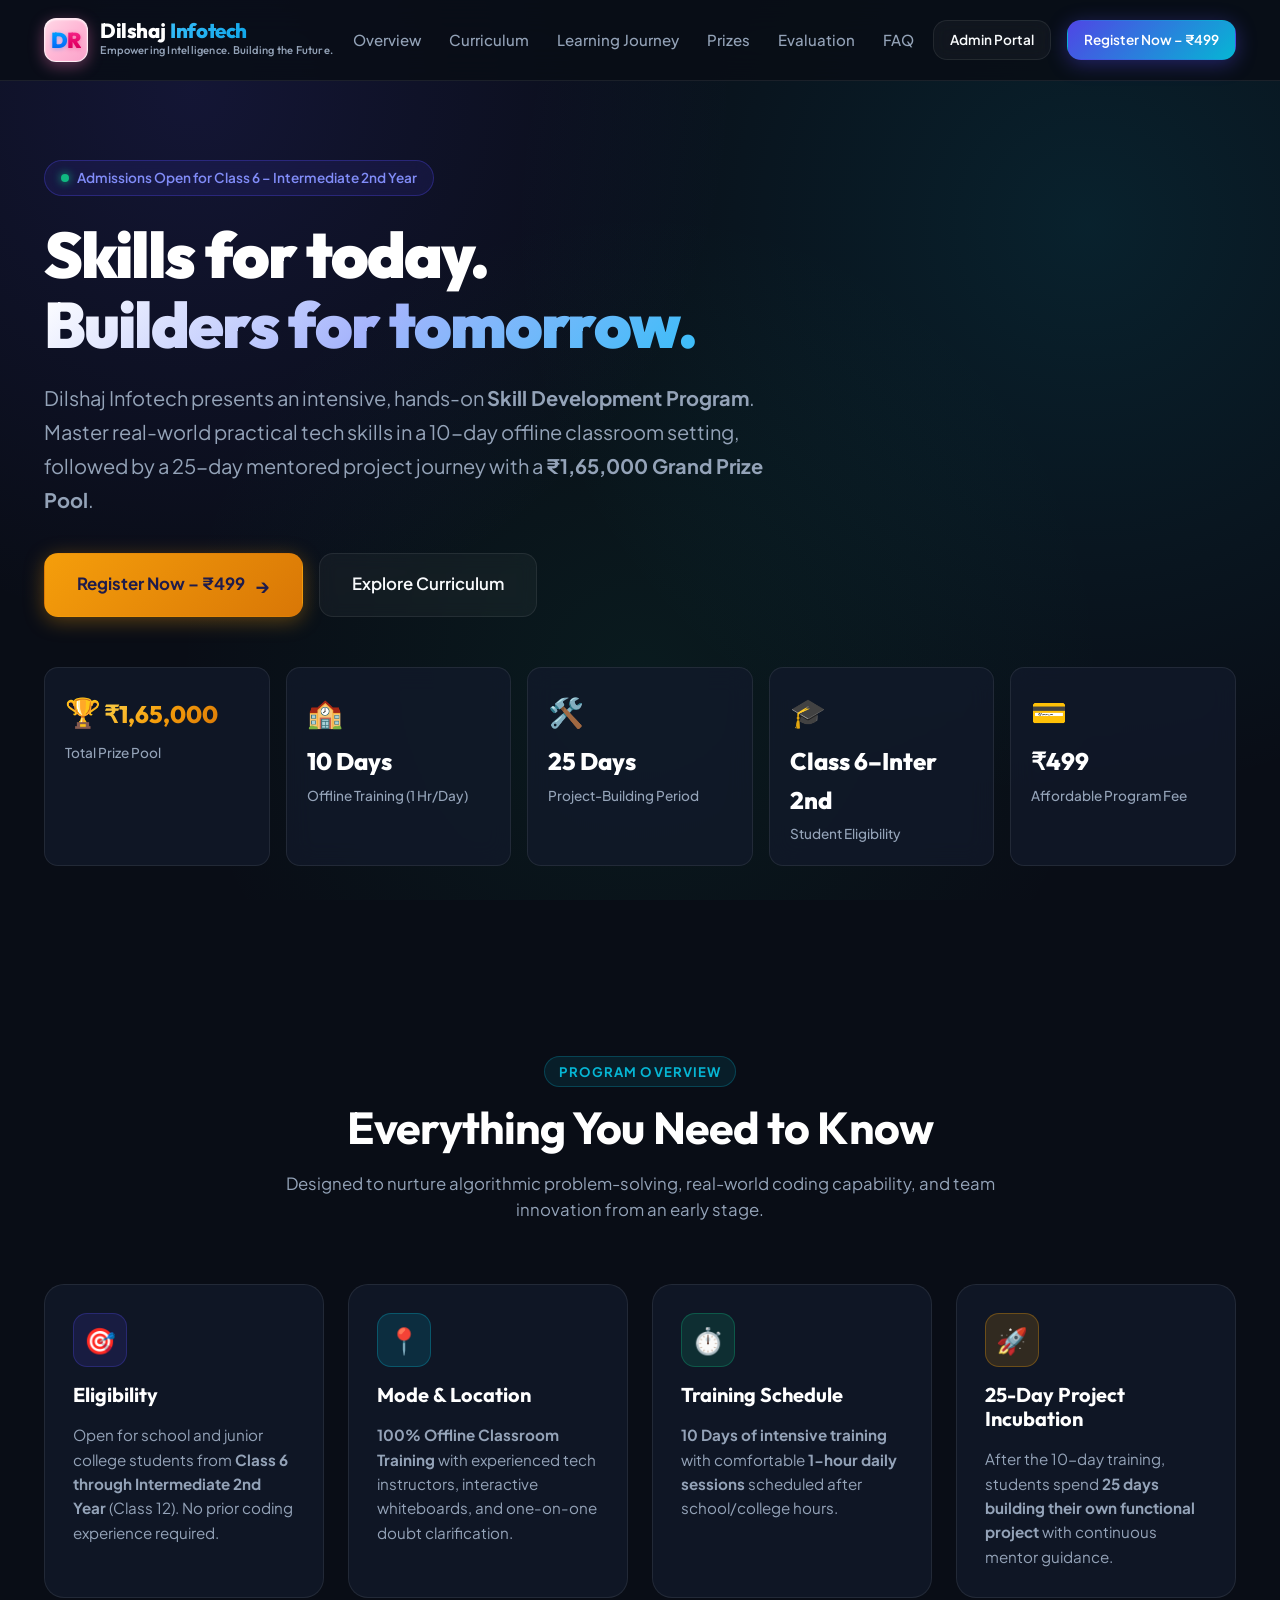
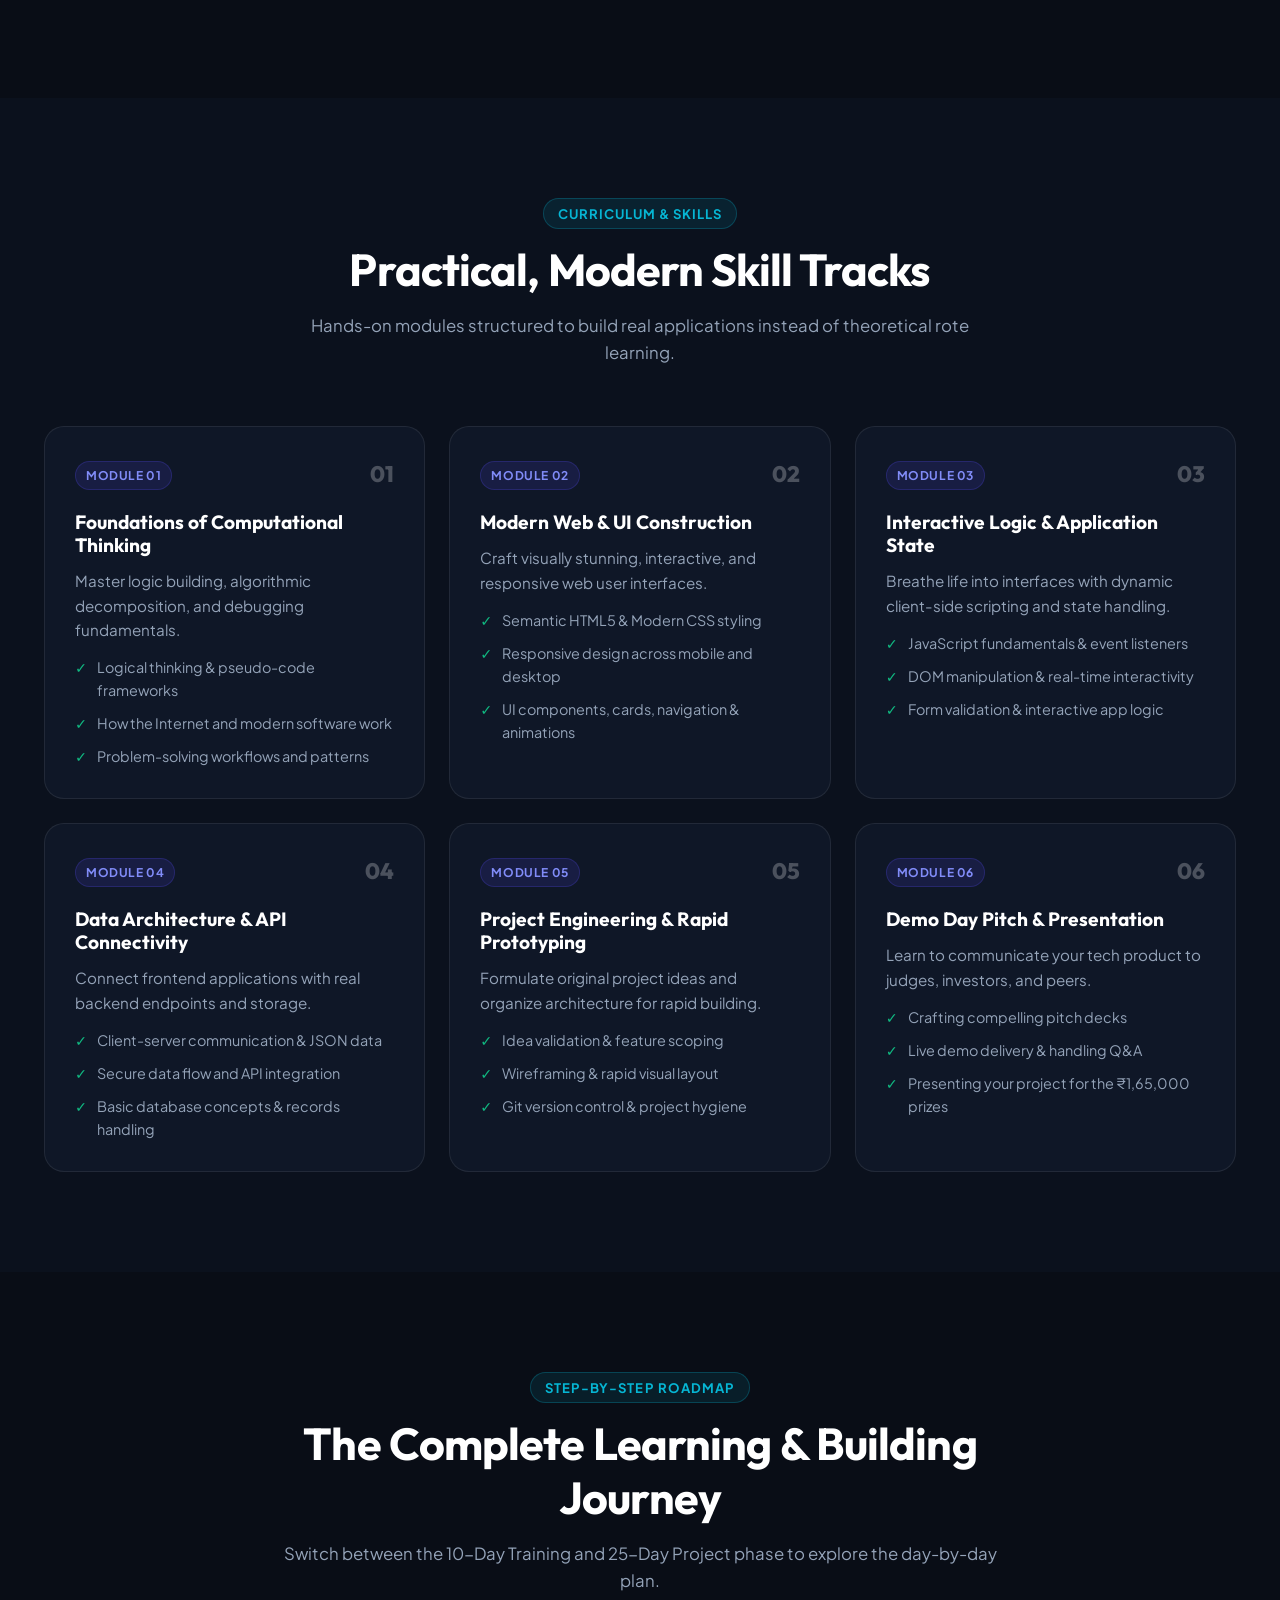
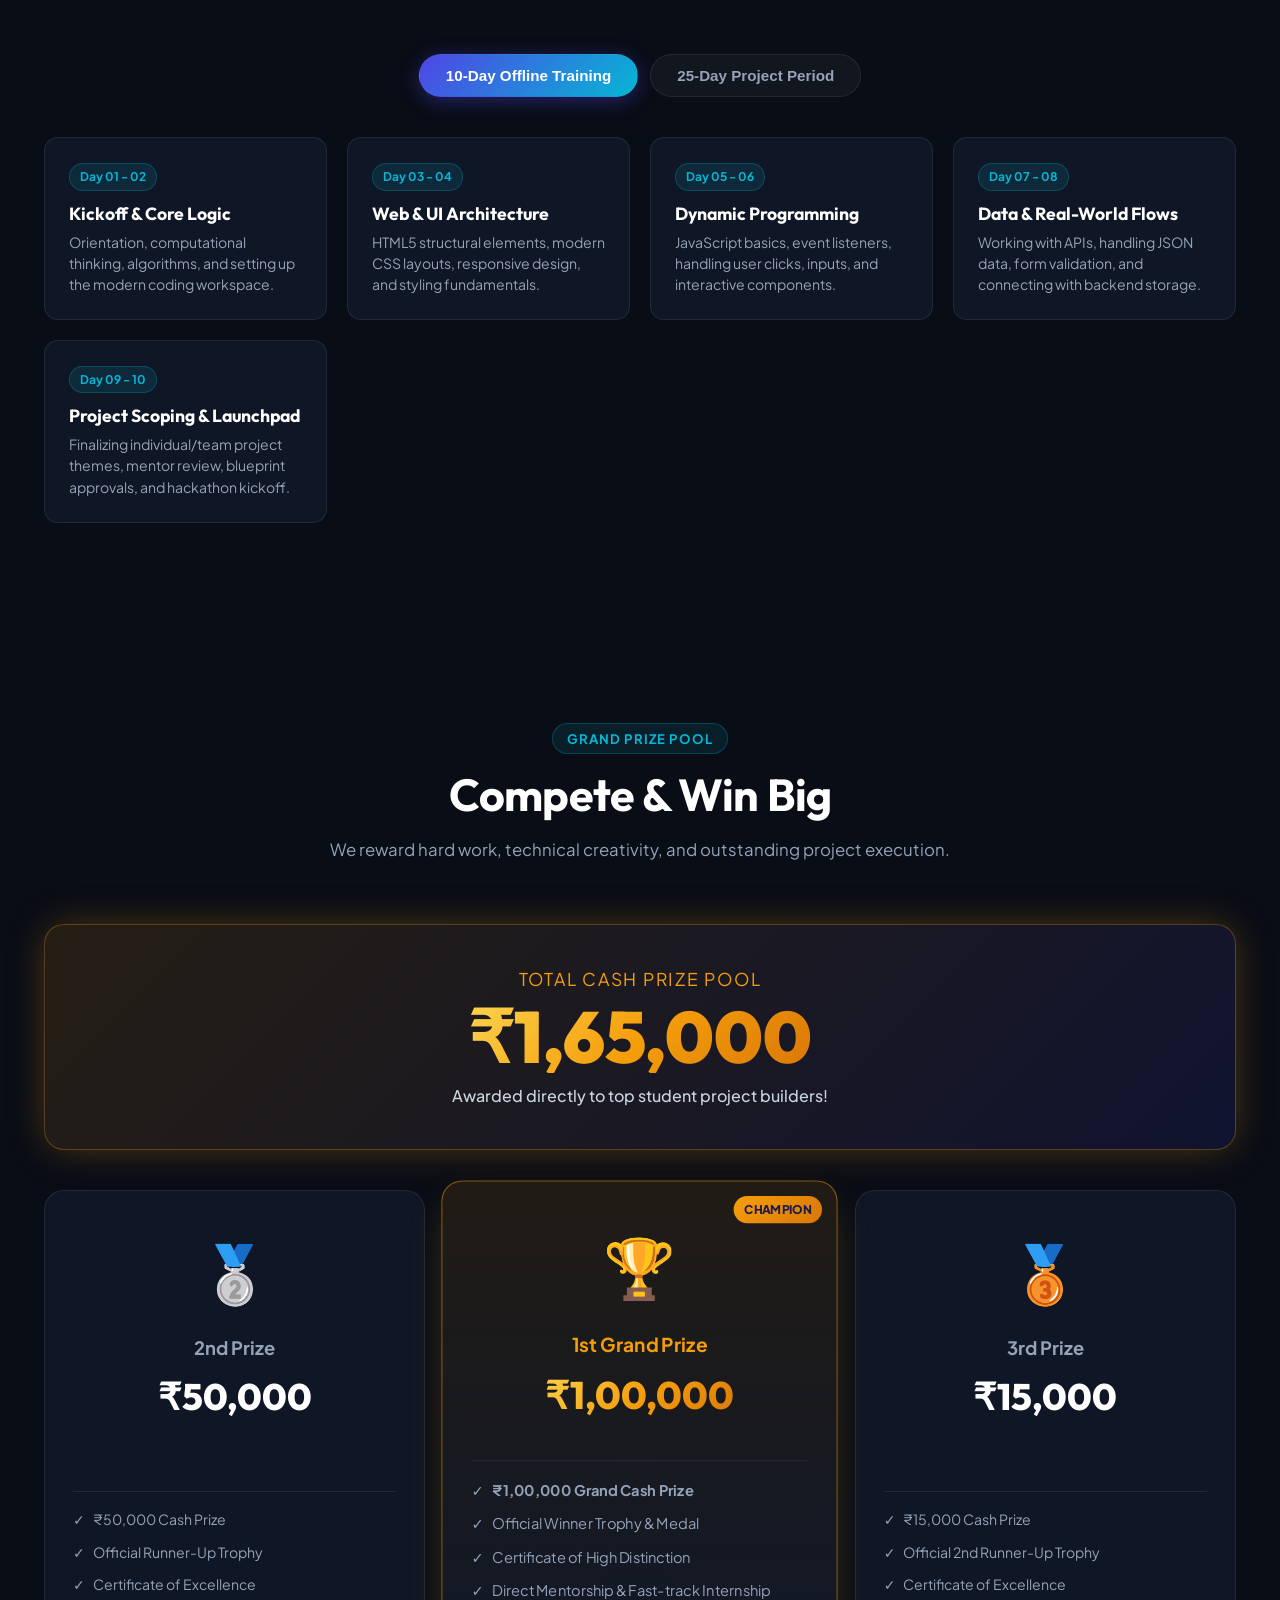
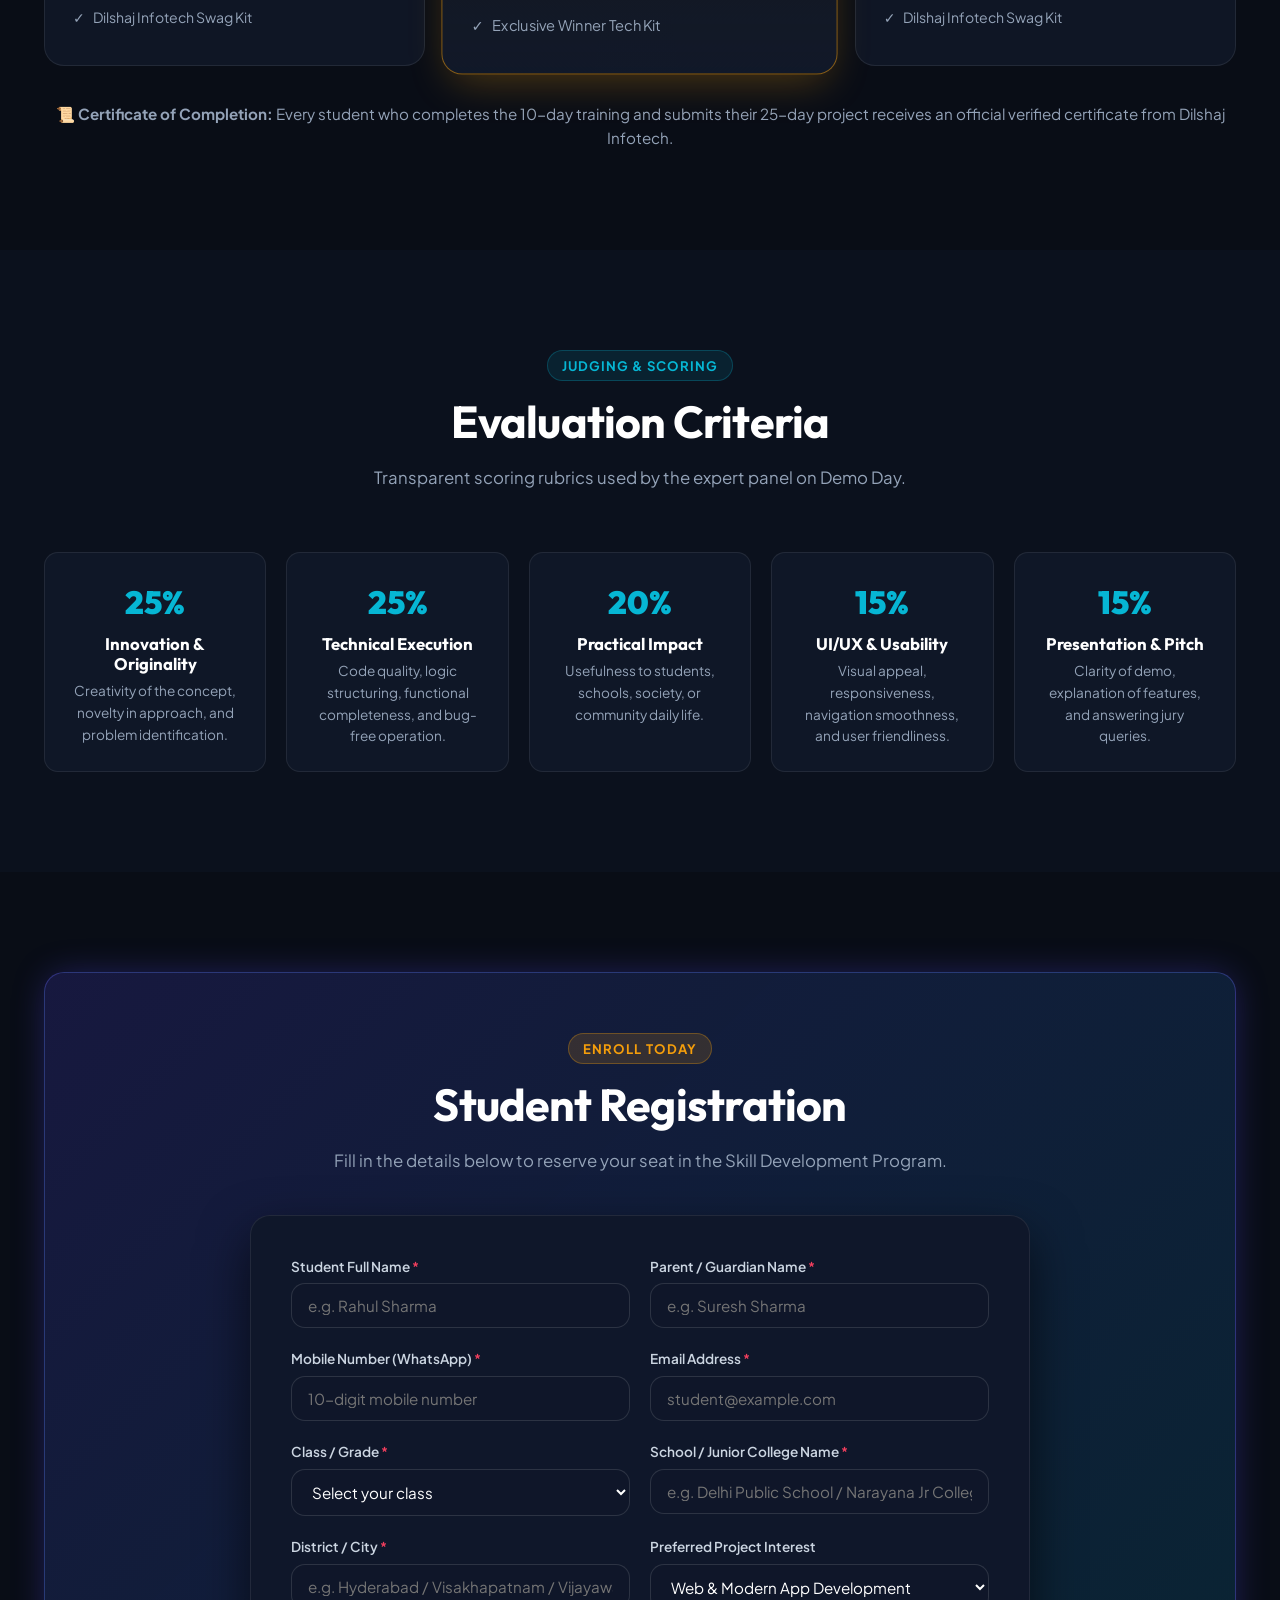
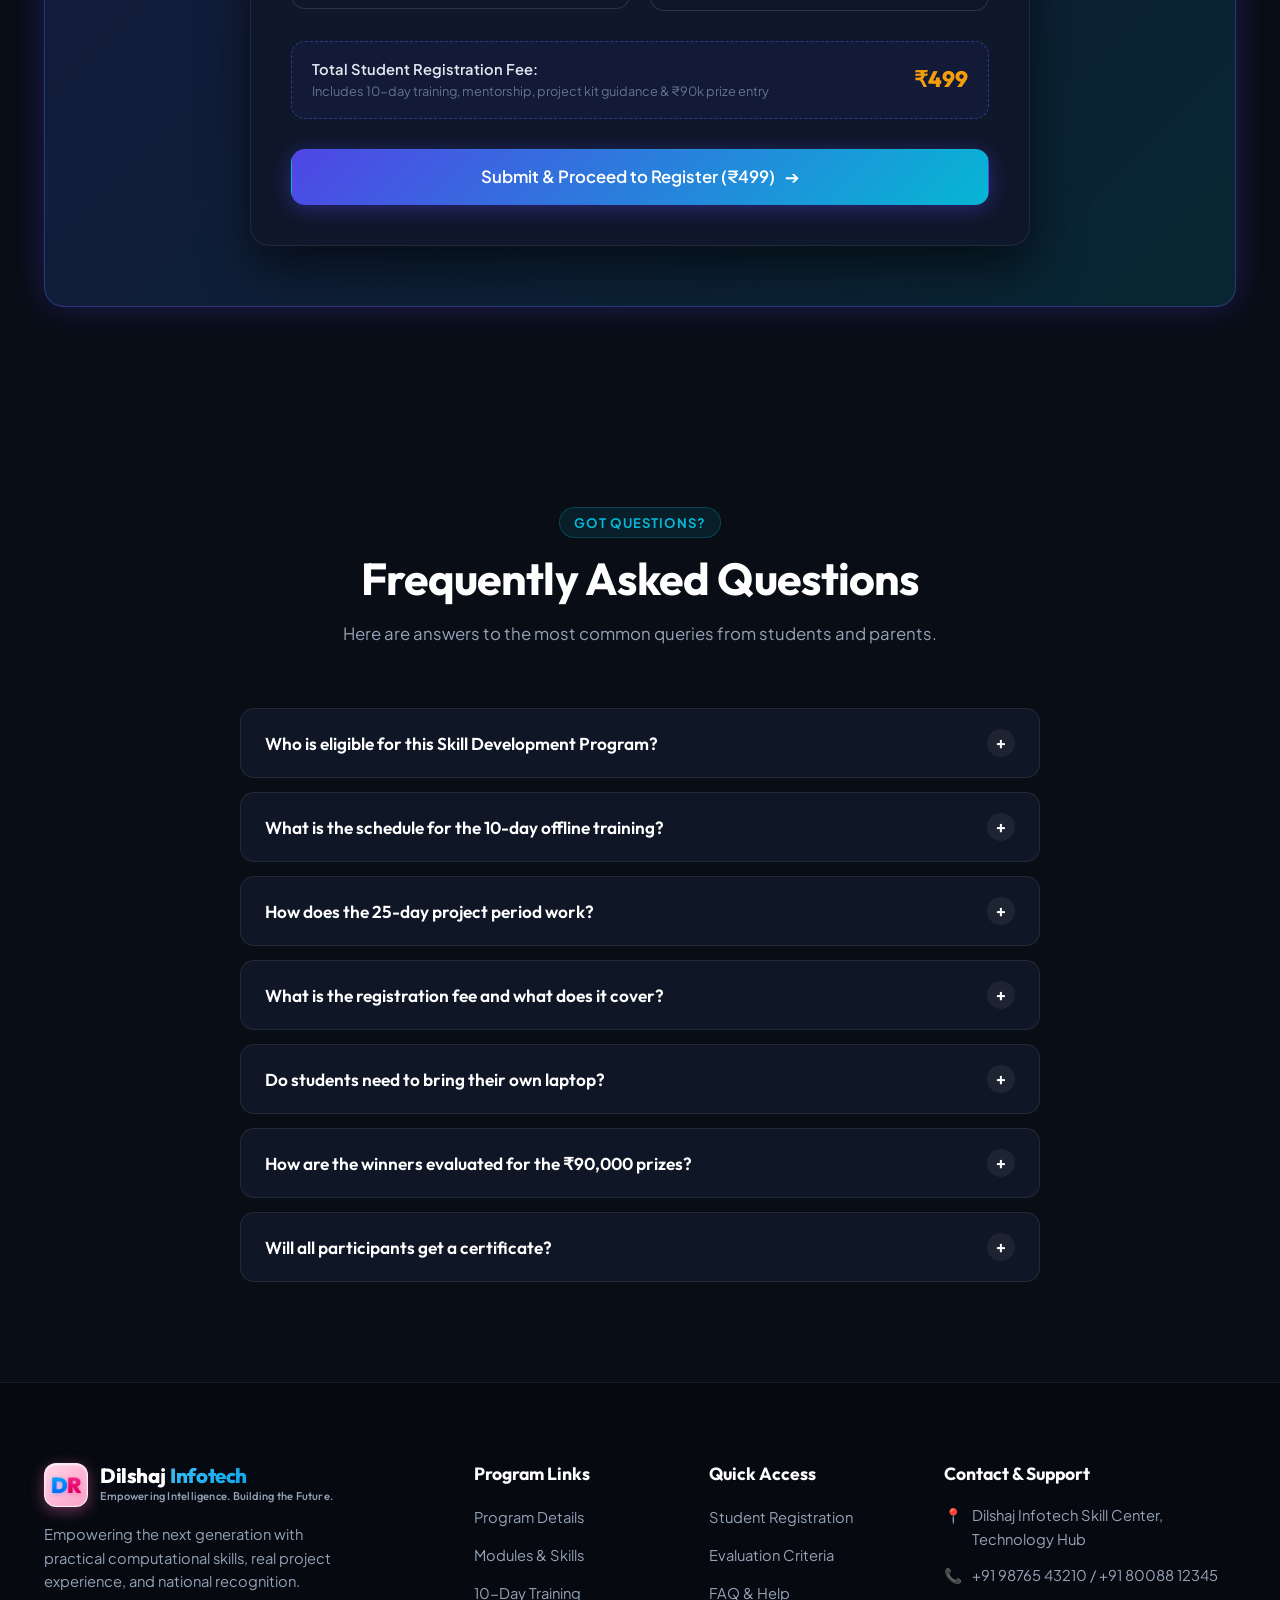
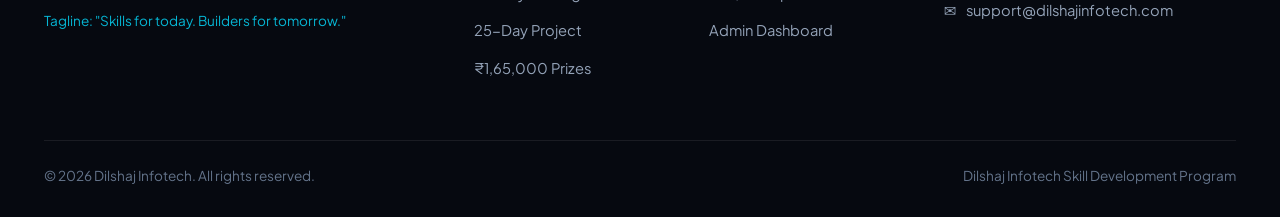
<file: index.html>
<!DOCTYPE html>
<html lang="en">
<head>
  <meta charset="UTF-8">
  <meta name="viewport" content="width=device-width, initial-scale=1.0">
  
  <!-- SEO Meta Tags -->
  <title>Dilshaj Infotech | Skill Development Program</title>
  <meta name="description" content="Join the Dilshaj Infotech Skill Development Program. Learn practical technology skills and build a real-world project.">
  <meta name="keywords" content="Dilshaj Infotech, Skill Development, Coding for Students, Class 6 to Intermediate, Hackathon, Tech Education, Practical Projects">
  <meta name="author" content="Dilshaj Infotech">
  
  <!-- Open Graph / Social Media -->
  <meta property="og:type" content="website">
  <meta property="og:title" content="Dilshaj Infotech | Skill Development Program">
  <meta property="og:description" content="Skills for today. Builders for tomorrow. 10 Days Offline Training + 25 Days Project Building with ₹1,65,000 Prize Pool.">
  <meta property="og:image" content="/static/assets/og-preview.png">
  
  <!-- Favicon -->
  <link rel="icon" type="image/svg+xml" href="data:image/svg+xml,<svg xmlns='http://www.w3.org/2000/svg' viewBox='0 0 100 100'><defs><linearGradient id='bg' x1='0%' y1='0%' x2='100%' y2='100%'><stop offset='0%' stop-color='%23ffd8e6'/><stop offset='100%' stop-color='%23faa2ca'/></linearGradient><linearGradient id='dGrad' x1='0%' y1='0%' x2='0%' y2='100%'><stop offset='0%' stop-color='%2300c0ff'/><stop offset='100%' stop-color='%230052cc'/></linearGradient><linearGradient id='rGrad' x1='0%' y1='0%' x2='0%' y2='100%'><stop offset='0%' stop-color='%23ff409f'/><stop offset='100%' stop-color='%23b8004f'/></linearGradient></defs><rect width='100' height='100' rx='24' fill='url(%23bg)'/><text x='33%' y='68%' font-size='52' font-weight='900' font-family='sans-serif' fill='url(%23dGrad)' text-anchor='middle'>D</text><text x='69%' y='68%' font-size='52' font-weight='900' font-family='sans-serif' fill='url(%23rGrad)' text-anchor='middle'>R</text></svg>">
  
  <!-- Stylesheets -->
  <link rel="stylesheet" href="css/style.css">
</head>
<body>

  <!-- Navigation Bar -->
  <header class="navbar" id="navbar">
    <div class="container nav-container">
      <a href="#hero" class="brand-logo" id="brandLogo" aria-label="Dilshaj Infotech Home">
        <div class="logo-badge"><span class="d-letter">D</span><span class="r-letter">R</span></div>
        <div class="brand-text-wrap">
          <div class="brand-name">
            <span class="brand-dilshaj">Dilshaj</span>
            <span class="brand-infotech">Infotech</span>
          </div>
          <span class="brand-sub">Empowering Intelligence. Building the Future.</span>
        </div>
      </a>

      <nav aria-label="Main Navigation">
        <ul class="nav-links">
          <li><a href="#overview" class="nav-link">Overview</a></li>
          <li><a href="#curriculum" class="nav-link">Curriculum</a></li>
          <li><a href="#journey" class="nav-link">Learning Journey</a></li>
          <li><a href="#prizes" class="nav-link">Prizes</a></li>
          <li><a href="#evaluation" class="nav-link">Evaluation</a></li>
          <li><a href="#faq" class="nav-link">FAQ</a></li>
        </ul>
      </nav>

      <div class="nav-actions">
        <a href="admin.html" class="btn btn-outline btn-sm" id="adminPortalBtn">Admin Portal</a>
        <a href="#register" class="btn btn-primary btn-sm pulse-glow" id="navRegisterBtn">Register Now – ₹499</a>
      </div>

      <button class="mobile-toggle" id="mobileToggle" aria-label="Toggle navigation menu" aria-expanded="false">
        ☰
      </button>
    </div>

    <!-- Mobile Slide Drawer -->
    <div class="mobile-drawer" id="mobileDrawer">
      <a href="#overview" class="mobile-nav-link">Overview</a>
      <a href="#curriculum" class="mobile-nav-link">Curriculum</a>
      <a href="#journey" class="mobile-nav-link">Learning Journey</a>
      <a href="#prizes" class="mobile-nav-link">Prizes</a>
      <a href="#evaluation" class="mobile-nav-link">Evaluation</a>
      <a href="#faq" class="mobile-nav-link">FAQ</a>
      <a href="admin.html" class="mobile-nav-link">Admin Portal</a>
      <a href="#register" class="btn btn-primary btn-lg" style="margin-top: 20px;">Register Now – ₹499</a>
    </div>
  </header>

  <main>
    <!-- Hero Section -->
    <section class="hero-section" id="hero">
      <div class="container">
        <div class="hero-badge-wrap">
          <span class="badge-dot"></span>
          <span>Admissions Open for Class 6 – Intermediate 2nd Year</span>
        </div>

        <h1 class="hero-title">
          Skills for today.<br>
          <span class="gradient-text">Builders for tomorrow.</span>
        </h1>

        <p class="hero-subtitle">
          Dilshaj Infotech presents an intensive, hands-on <strong>Skill Development Program</strong>. Master real-world practical tech skills in a 10-day offline classroom setting, followed by a 25-day mentored project journey with a <strong>₹1,65,000 Grand Prize Pool</strong>.
        </p>

        <div class="hero-cta-group">
          <a href="#register" class="btn btn-gold btn-lg pulse-glow" id="heroRegisterBtn">
            <span>Register Now – ₹499</span>
            <span style="font-size: 1.2rem;">→</span>
          </a>
          <a href="#curriculum" class="btn btn-outline btn-lg" id="heroExploreBtn">
            <span>Explore Curriculum</span>
          </a>
        </div>

        <!-- Highlight Stat Cards -->
        <div class="hero-highlights-grid">
          <div class="hero-stat-card">
            <span class="stat-icon">🏆</span>
            <div class="stat-value gold-gradient-text">₹1,65,000</div>
            <div class="stat-label">Total Prize Pool</div>
          </div>
          <div class="hero-stat-card">
            <span class="stat-icon">🏫</span>
            <div class="stat-value">10 Days</div>
            <div class="stat-label">Offline Training (1 Hr/Day)</div>
          </div>
          <div class="hero-stat-card">
            <span class="stat-icon">🛠️</span>
            <div class="stat-value">25 Days</div>
            <div class="stat-label">Project-Building Period</div>
          </div>
          <div class="hero-stat-card">
            <span class="stat-icon">🎓</span>
            <div class="stat-value">Class 6–Inter 2nd</div>
            <div class="stat-label">Student Eligibility</div>
          </div>
          <div class="hero-stat-card">
            <span class="stat-icon">💳</span>
            <div class="stat-value">₹499</div>
            <div class="stat-label">Affordable Program Fee</div>
          </div>
        </div>
      </div>
    </section>

    <!-- Program Details / Overview Section -->
    <section class="section" id="overview">
      <div class="container">
        <div class="section-header">
          <span class="section-tag">Program Overview</span>
          <h2 class="section-title">Everything You Need to Know</h2>
          <p class="section-desc">Designed to nurture algorithmic problem-solving, real-world coding capability, and team innovation from an early stage.</p>
        </div>

        <div class="overview-grid">
          <div class="overview-card">
            <div class="card-icon-box">🎯</div>
            <h3 class="overview-title">Eligibility</h3>
            <p class="overview-detail">Open for school and junior college students from <strong>Class 6 through Intermediate 2nd Year</strong> (Class 12). No prior coding experience required.</p>
          </div>

          <div class="overview-card">
            <div class="card-icon-box cyan">📍</div>
            <h3 class="overview-title">Mode & Location</h3>
            <p class="overview-detail"><strong>100% Offline Classroom Training</strong> with experienced tech instructors, interactive whiteboards, and one-on-one doubt clarification.</p>
          </div>

          <div class="overview-card">
            <div class="card-icon-box emerald">⏱️</div>
            <h3 class="overview-title">Training Schedule</h3>
            <p class="overview-detail"><strong>10 Days of intensive training</strong> with comfortable <strong>1-hour daily sessions</strong> scheduled after school/college hours.</p>
          </div>

          <div class="overview-card">
            <div class="card-icon-box gold">🚀</div>
            <h3 class="overview-title">25-Day Project Incubation</h3>
            <p class="overview-detail">After the 10-day training, students spend <strong>25 days building their own functional project</strong> with continuous mentor guidance.</p>
          </div>
        </div>
      </div>
    </section>

    <!-- Course Modules & Skills Section -->
    <section class="section" id="curriculum" style="background: rgba(15, 23, 42, 0.4);">
      <div class="container">
        <div class="section-header">
          <span class="section-tag">Curriculum & Skills</span>
          <h2 class="section-title">Practical, Modern Skill Tracks</h2>
          <p class="section-desc">Hands-on modules structured to build real applications instead of theoretical rote learning.</p>
        </div>

        <div class="modules-grid">
          <div class="module-card">
            <div class="module-header">
              <span class="module-tag">Module 01</span>
              <span class="module-num">01</span>
            </div>
            <h3 class="module-title">Foundations of Computational Thinking</h3>
            <p class="overview-detail">Master logic building, algorithmic decomposition, and debugging fundamentals.</p>
            <ul class="module-list">
              <li><span class="check">✓</span> Logical thinking & pseudo-code frameworks</li>
              <li><span class="check">✓</span> How the Internet and modern software work</li>
              <li><span class="check">✓</span> Problem-solving workflows and patterns</li>
            </ul>
          </div>

          <div class="module-card">
            <div class="module-header">
              <span class="module-tag">Module 02</span>
              <span class="module-num">02</span>
            </div>
            <h3 class="module-title">Modern Web & UI Construction</h3>
            <p class="overview-detail">Craft visually stunning, interactive, and responsive web user interfaces.</p>
            <ul class="module-list">
              <li><span class="check">✓</span> Semantic HTML5 & Modern CSS styling</li>
              <li><span class="check">✓</span> Responsive design across mobile and desktop</li>
              <li><span class="check">✓</span> UI components, cards, navigation & animations</li>
            </ul>
          </div>

          <div class="module-card">
            <div class="module-header">
              <span class="module-tag">Module 03</span>
              <span class="module-num">03</span>
            </div>
            <h3 class="module-title">Interactive Logic & Application State</h3>
            <p class="overview-detail">Breathe life into interfaces with dynamic client-side scripting and state handling.</p>
            <ul class="module-list">
              <li><span class="check">✓</span> JavaScript fundamentals & event listeners</li>
              <li><span class="check">✓</span> DOM manipulation & real-time interactivity</li>
              <li><span class="check">✓</span> Form validation & interactive app logic</li>
            </ul>
          </div>

          <div class="module-card">
            <div class="module-header">
              <span class="module-tag">Module 04</span>
              <span class="module-num">04</span>
            </div>
            <h3 class="module-title">Data Architecture & API Connectivity</h3>
            <p class="overview-detail">Connect frontend applications with real backend endpoints and storage.</p>
            <ul class="module-list">
              <li><span class="check">✓</span> Client-server communication & JSON data</li>
              <li><span class="check">✓</span> Secure data flow and API integration</li>
              <li><span class="check">✓</span> Basic database concepts & records handling</li>
            </ul>
          </div>

          <div class="module-card">
            <div class="module-header">
              <span class="module-tag">Module 05</span>
              <span class="module-num">05</span>
            </div>
            <h3 class="module-title">Project Engineering & Rapid Prototyping</h3>
            <p class="overview-detail">Formulate original project ideas and organize architecture for rapid building.</p>
            <ul class="module-list">
              <li><span class="check">✓</span> Idea validation & feature scoping</li>
              <li><span class="check">✓</span> Wireframing & rapid visual layout</li>
              <li><span class="check">✓</span> Git version control & project hygiene</li>
            </ul>
          </div>

          <div class="module-card">
            <div class="module-header">
              <span class="module-tag">Module 06</span>
              <span class="module-num">06</span>
            </div>
            <h3 class="module-title">Demo Day Pitch & Presentation</h3>
            <p class="overview-detail">Learn to communicate your tech product to judges, investors, and peers.</p>
            <ul class="module-list">
              <li><span class="check">✓</span> Crafting compelling pitch decks</li>
              <li><span class="check">✓</span> Live demo delivery & handling Q&A</li>
              <li><span class="check">✓</span> Presenting your project for the ₹1,65,000 prizes</li>
            </ul>
          </div>
        </div>
      </div>
    </section>

    <!-- Learning Roadmap: 10-Day Training + 25-Day Project Journey -->
    <section class="section" id="journey">
      <div class="container">
        <div class="section-header">
          <span class="section-tag">Step-by-Step Roadmap</span>
          <h2 class="section-title">The Complete Learning & Building Journey</h2>
          <p class="section-desc">Switch between the 10-Day Training and 25-Day Project phase to explore the day-by-day plan.</p>
        </div>

        <div class="timeline-tabs">
          <button class="tab-btn active" data-target="trainingJourney" id="tabTraining">10-Day Offline Training</button>
          <button class="tab-btn" data-target="projectJourney" id="tabProject">25-Day Project Period</button>
        </div>

        <!-- 10-Day Training View -->
        <div class="timeline-view active" id="trainingJourney">
          <div class="timeline-grid">
            <div class="timeline-card">
              <span class="timeline-day-pill">Day 01 - 02</span>
              <h4>Kickoff & Core Logic</h4>
              <p>Orientation, computational thinking, algorithms, and setting up the modern coding workspace.</p>
            </div>
            <div class="timeline-card">
              <span class="timeline-day-pill">Day 03 - 04</span>
              <h4>Web & UI Architecture</h4>
              <p>HTML5 structural elements, modern CSS layouts, responsive design, and styling fundamentals.</p>
            </div>
            <div class="timeline-card">
              <span class="timeline-day-pill">Day 05 - 06</span>
              <h4>Dynamic Programming</h4>
              <p>JavaScript basics, event listeners, handling user clicks, inputs, and interactive components.</p>
            </div>
            <div class="timeline-card">
              <span class="timeline-day-pill">Day 07 - 08</span>
              <h4>Data & Real-World Flows</h4>
              <p>Working with APIs, handling JSON data, form validation, and connecting with backend storage.</p>
            </div>
            <div class="timeline-card">
              <span class="timeline-day-pill">Day 09 - 10</span>
              <h4>Project Scoping & Launchpad</h4>
              <p>Finalizing individual/team project themes, mentor review, blueprint approvals, and hackathon kickoff.</p>
            </div>
          </div>
        </div>

        <!-- 25-Day Project Building View -->
        <div class="timeline-view" id="projectJourney">
          <div class="timeline-grid">
            <div class="timeline-card">
              <span class="timeline-day-pill">Days 01 - 06</span>
              <h4>Phase 1: Architecture & UI</h4>
              <p>Wireframing, UI layout creation, and establishing core components with weekly mentor check-in.</p>
            </div>
            <div class="timeline-card">
              <span class="timeline-day-pill">Days 07 - 14</span>
              <h4>Phase 2: Core Feature Building</h4>
              <p>Implementing functional logic, data flows, user forms, and core application capabilities.</p>
            </div>
            <div class="timeline-card">
              <span class="timeline-day-pill">Days 15 - 20</span>
              <h4>Phase 3: Testing & Polish</h4>
              <p>Debugging edge cases, mobile responsiveness testing, design polishing, and mentor review.</p>
            </div>
            <div class="timeline-card">
              <span class="timeline-day-pill">Days 21 - 24</span>
              <h4>Phase 4: Pitch Deck & Video</h4>
              <p>Recording product walkthrough video, preparing slide deck, and practicing presentation delivery.</p>
            </div>
            <div class="timeline-card" style="border-color: var(--accent-gold);">
              <span class="timeline-day-pill" style="background: rgba(245, 158, 11, 0.2); color: var(--accent-gold);">Day 25</span>
              <h4>Grand Evaluation & Awards</h4>
              <p>Live demo presentation before the jury, announcing winners, and awarding ₹1,65,000 in cash prizes!</p>
            </div>
          </div>
        </div>
      </div>
    </section>

    <!-- Prize Section -->
    <section class="section" id="prizes">
      <div class="container">
        <div class="section-header">
          <span class="section-tag">Grand Prize Pool</span>
          <h2 class="section-title">Compete & Win Big</h2>
          <p class="section-desc">We reward hard work, technical creativity, and outstanding project execution.</p>
        </div>

        <div class="prize-banner">
          <div class="prize-banner-title">Total Cash Prize Pool</div>
          <div class="prize-banner-amount gold-gradient-text">₹1,65,000</div>
          <p style="margin-top: 10px; color: #cbd5e1; font-weight: 500;">Awarded directly to top student project builders!</p>
        </div>

        <div class="prizes-grid">
          <!-- 2nd Prize -->
          <div class="prize-card">
            <div>
              <span class="prize-trophy">🥈</span>
              <div class="prize-rank">2nd Prize</div>
              <div class="prize-amount">₹50,000</div>
            </div>
            <ul class="prize-perks">
              <li><span>✓</span> ₹50,000 Cash Prize</li>
              <li><span>✓</span> Official Runner-Up Trophy</li>
              <li><span>✓</span> Certificate of Excellence</li>
              <li><span>✓</span> Dilshaj Infotech Swag Kit</li>
            </ul>
          </div>

          <!-- 1st Prize (Winner) -->
          <div class="prize-card winner">
            <span class="prize-badge">CHAMPION</span>
            <div>
              <span class="prize-trophy">🏆</span>
              <div class="prize-rank" style="color: var(--accent-gold);">1st Grand Prize</div>
              <div class="prize-amount gold-gradient-text">₹1,00,000</div>
            </div>
            <ul class="prize-perks">
              <li><span>✓</span> <strong>₹1,00,000 Grand Cash Prize</strong></li>
              <li><span>✓</span> Official Winner Trophy & Medal</li>
              <li><span>✓</span> Certificate of High Distinction</li>
              <li><span>✓</span> Direct Mentorship & Fast-track Internship</li>
              <li><span>✓</span> Exclusive Winner Tech Kit</li>
            </ul>
          </div>

          <!-- 3rd Prize -->
          <div class="prize-card">
            <div>
              <span class="prize-trophy">🥉</span>
              <div class="prize-rank">3rd Prize</div>
              <div class="prize-amount">₹15,000</div>
            </div>
            <ul class="prize-perks">
              <li><span>✓</span> ₹15,000 Cash Prize</li>
              <li><span>✓</span> Official 2nd Runner-Up Trophy</li>
              <li><span>✓</span> Certificate of Excellence</li>
              <li><span>✓</span> Dilshaj Infotech Swag Kit</li>
            </ul>
          </div>
        </div>

        <div style="text-align: center; margin-top: 36px;">
          <p style="font-size: 0.95rem; color: var(--text-muted);">
            📜 <strong>Certificate of Completion:</strong> Every student who completes the 10-day training and submits their 25-day project receives an official verified certificate from Dilshaj Infotech.
          </p>
        </div>
      </div>
    </section>

    <!-- Evaluation Criteria -->
    <section class="section" id="evaluation" style="background: rgba(15, 23, 42, 0.4);">
      <div class="container">
        <div class="section-header">
          <span class="section-tag">Judging & Scoring</span>
          <h2 class="section-title">Evaluation Criteria</h2>
          <p class="section-desc">Transparent scoring rubrics used by the expert panel on Demo Day.</p>
        </div>

        <div class="eval-grid">
          <div class="eval-card">
            <div class="eval-weight">25%</div>
            <h3 class="eval-title">Innovation & Originality</h3>
            <p class="eval-desc">Creativity of the concept, novelty in approach, and problem identification.</p>
          </div>
          <div class="eval-card">
            <div class="eval-weight">25%</div>
            <h3 class="eval-title">Technical Execution</h3>
            <p class="eval-desc">Code quality, logic structuring, functional completeness, and bug-free operation.</p>
          </div>
          <div class="eval-card">
            <div class="eval-weight">20%</div>
            <h3 class="eval-title">Practical Impact</h3>
            <p class="eval-desc">Usefulness to students, schools, society, or community daily life.</p>
          </div>
          <div class="eval-card">
            <div class="eval-weight">15%</div>
            <h3 class="eval-title">UI/UX & Usability</h3>
            <p class="eval-desc">Visual appeal, responsiveness, navigation smoothness, and user friendliness.</p>
          </div>
          <div class="eval-card">
            <div class="eval-weight">15%</div>
            <h3 class="eval-title">Presentation & Pitch</h3>
            <p class="eval-desc">Clarity of demo, explanation of features, and answering jury queries.</p>
          </div>
        </div>
      </div>
    </section>

    <!-- Registration Section -->
    <section class="section" id="register">
      <div class="container">
        <div class="registration-cta-box">
          <div class="section-header" style="margin-bottom: 24px;">
            <span class="section-tag" style="background: rgba(245, 158, 11, 0.15); color: var(--accent-gold); border-color: rgba(245, 158, 11, 0.3);">Enroll Today</span>
            <h2 class="section-title">Student Registration</h2>
            <p class="section-desc">Fill in the details below to reserve your seat in the Skill Development Program.</p>
          </div>

          <div class="reg-form-wrap">
            <form id="registrationForm" novalidate>
              <div class="form-grid">
                <!-- Student Name -->
                <div class="form-group">
                  <label class="form-label" for="studentName">Student Full Name <span class="req">*</span></label>
                  <input type="text" class="form-control" id="studentName" placeholder="e.g. Rahul Sharma" required>
                  <span class="field-error" id="studentNameError"></span>
                </div>

                <!-- Parent Name -->
                <div class="form-group">
                  <label class="form-label" for="parentName">Parent / Guardian Name <span class="req">*</span></label>
                  <input type="text" class="form-control" id="parentName" placeholder="e.g. Suresh Sharma" required>
                  <span class="field-error" id="parentNameError"></span>
                </div>

                <!-- Mobile -->
                <div class="form-group">
                  <label class="form-label" for="mobile">Mobile Number (WhatsApp) <span class="req">*</span></label>
                  <input type="tel" class="form-control" id="mobile" placeholder="10-digit mobile number" maxlength="10" required>
                  <span class="field-error" id="mobileError"></span>
                </div>

                <!-- Email -->
                <div class="form-group">
                  <label class="form-label" for="email">Email Address <span class="req">*</span></label>
                  <input type="email" class="form-control" id="email" placeholder="student@example.com" required>
                  <span class="field-error" id="emailError"></span>
                </div>

                <!-- Class -->
                <div class="form-group">
                  <label class="form-label" for="studentClass">Class / Grade <span class="req">*</span></label>
                  <select class="form-control" id="studentClass" required>
                    <option value="">Select your class</option>
                    <option value="Class 6">Class 6</option>
                    <option value="Class 7">Class 7</option>
                    <option value="Class 8">Class 8</option>
                    <option value="Class 9">Class 9</option>
                    <option value="Class 10">Class 10</option>
                    <option value="Intermediate 1st Year (Class 11)">Intermediate 1st Year (Class 11)</option>
                    <option value="Intermediate 2nd Year (Class 12)">Intermediate 2nd Year (Class 12)</option>
                  </select>
                  <span class="field-error" id="studentClassError"></span>
                </div>

                <!-- School/College Name -->
                <div class="form-group">
                  <label class="form-label" for="school">School / Junior College Name <span class="req">*</span></label>
                  <input type="text" class="form-control" id="school" placeholder="e.g. Delhi Public School / Narayana Jr College" required>
                  <span class="field-error" id="schoolError"></span>
                </div>

                <!-- District -->
                <div class="form-group">
                  <label class="form-label" for="district">District / City <span class="req">*</span></label>
                  <input type="text" class="form-control" id="district" placeholder="e.g. Hyderabad / Visakhapatnam / Vijayawada" required>
                  <span class="field-error" id="districtError"></span>
                </div>

                <!-- Project Interest -->
                <div class="form-group">
                  <label class="form-label" for="projectInterest">Preferred Project Interest</label>
                  <select class="form-control" id="projectInterest">
                    <option value="Web & App Development">Web & Modern App Development</option>
                    <option value="Robotics & IoT">Robotics, Sensors & Smart Tech</option>
                    <option value="AI & Smart Tools">Artificial Intelligence & Automation</option>
                    <option value="Game Design & Interactive">Game Development & Visual Computing</option>
                    <option value="Community Problem Solving">Civic & Community Solutions</option>
                  </select>
                </div>

                <!-- Fee Summary Box -->
                <div class="form-group full-width">
                  <div class="fee-summary-box">
                    <div>
                      <div class="fee-label">Total Student Registration Fee:</div>
                      <div style="font-size: 0.8rem; color: var(--text-dim);">Includes 10-day training, mentorship, project kit guidance & ₹90k prize entry</div>
                    </div>
                    <div class="fee-amount">₹499</div>
                  </div>
                </div>

                <!-- Submit Button -->
                <div class="form-group full-width">
                  <button type="submit" class="btn btn-primary btn-lg form-submit-btn pulse-glow" id="submitRegBtn">
                    <span>Submit & Proceed to Register (₹499)</span>
                    <span style="font-size: 1.1rem;">➔</span>
                  </button>
                </div>
              </div>
            </form>
          </div>
        </div>
      </div>
    </section>

    <!-- FAQ Section -->
    <section class="section" id="faq">
      <div class="container">
        <div class="section-header">
          <span class="section-tag">Got Questions?</span>
          <h2 class="section-title">Frequently Asked Questions</h2>
          <p class="section-desc">Here are answers to the most common queries from students and parents.</p>
        </div>

        <div class="faq-list">
          <div class="faq-item">
            <button class="faq-question">
              <span>Who is eligible for this Skill Development Program?</span>
              <span class="faq-icon">+</span>
            </button>
            <div class="faq-answer">
              Students studying in <strong>Class 6 through Intermediate 2nd Year (Class 12)</strong> are eligible to participate. No prior coding experience or technical background is required.
            </div>
          </div>

          <div class="faq-item">
            <button class="faq-question">
              <span>What is the schedule for the 10-day offline training?</span>
              <span class="faq-icon">+</span>
            </button>
            <div class="faq-answer">
              The classroom training runs for 10 consecutive working days with 1 hour of interactive offline instruction per day, scheduled conveniently during late afternoon or evening hours so regular school/college is not affected.
            </div>
          </div>

          <div class="faq-item">
            <button class="faq-question">
              <span>How does the 25-day project period work?</span>
              <span class="faq-icon">+</span>
            </button>
            <div class="faq-answer">
              After completing the 10-day classroom sessions, students receive 25 days to build a real-world software or tech solution. Our mentors provide continuous guidance, code reviews, and milestone check-ins throughout this period.
            </div>
          </div>

          <div class="faq-item">
            <button class="faq-question">
              <span>What is the registration fee and what does it cover?</span>
              <span class="faq-icon">+</span>
            </button>
            <div class="faq-answer">
              The fee is a one-time <strong>₹499 per student</strong>. This covers all 10 days of offline training, 25 days of dedicated project mentorship, verified certification, and entry into the <strong>₹1,65,000 Grand Prize Pool</strong> competition.
            </div>
          </div>

          <div class="faq-item">
            <button class="faq-question">
              <span>Do students need to bring their own laptop?</span>
              <span class="faq-icon">+</span>
            </button>
            <div class="faq-answer">
              Having a basic laptop or computer at home is helpful for the 25-day project phase. For the offline sessions, lab systems and interactive guidance will be provided at our training center.
            </div>
          </div>

          <div class="faq-item">
            <button class="faq-question">
              <span>How are the winners evaluated for the ₹90,000 prizes?</span>
              <span class="faq-icon">+</span>
            </button>
            <div class="faq-answer">
              On Day 25, students present their live project to an expert evaluation panel. Projects are scored on Innovation (25%), Technical Execution (25%), Practical Impact (20%), UI/UX (15%), and Presentation (15%). 1st Prize is ₹1,00,000, 2nd Prize is ₹50,000, and 3rd Prize is ₹15,000!
            </div>
          </div>

          <div class="faq-item">
            <button class="faq-question">
              <span>Will all participants get a certificate?</span>
              <span class="faq-icon">+</span>
            </button>
            <div class="faq-answer">
              Yes! All students who complete the 10-day training and submit their project receive an official, verifiable Certificate of Completion from Dilshaj Infotech.
            </div>
          </div>
        </div>
      </div>
    </section>
  </main>

  <!-- Registration Success / Payment Modal -->
  <div class="modal-overlay" id="successModal" role="dialog" aria-modal="true" aria-labelledby="modalTitle">
    <div class="modal-content">
      <button class="modal-close" aria-label="Close modal">&times;</button>
      
      <div id="modalStatusBox">
        <div style="text-align: center; margin-bottom: 20px;">
          <div style="display: inline-flex; width: 60px; height: 60px; border-radius: 50%; background: rgba(79, 70, 229, 0.15); align-items: center; justify-content: center; font-size: 1.8rem; color: var(--primary-light); margin-bottom: 12px;">✓</div>
          <h3 id="modalTitle" style="font-size: 1.4rem; margin-bottom: 6px;">Registration Received!</h3>
          <p style="font-size: 0.9rem; color: var(--text-muted);">Please confirm the registration fee to finalize enrollment.</p>
        </div>

        <div style="background: rgba(15, 23, 42, 0.9); border: 1px solid var(--border-subtle); border-radius: var(--radius-md); padding: 18px; margin-bottom: 20px;">
          <div style="display: flex; justify-content: space-between; margin-bottom: 8px; font-size: 0.88rem;">
            <span style="color: var(--text-muted);">Registration ID:</span>
            <strong id="modalRegId" style="color: var(--secondary);">DIP-2026-0000</strong>
          </div>
          <div style="display: flex; justify-content: space-between; margin-bottom: 8px; font-size: 0.88rem;">
            <span style="color: var(--text-muted);">Student Name:</span>
            <span id="modalStudentName" style="color: #ffffff; font-weight: 600;">-</span>
          </div>
          <div style="display: flex; justify-content: space-between; margin-bottom: 8px; font-size: 0.88rem;">
            <span style="color: var(--text-muted);">Class / Grade:</span>
            <span id="modalClass" style="color: #ffffff;">-</span>
          </div>
          <div style="display: flex; justify-content: space-between; padding-top: 10px; border-top: 1px solid var(--border-subtle); font-size: 0.95rem;">
            <span style="color: #ffffff; font-weight: 600;">Program Fee:</span>
            <span id="modalAmount" style="color: var(--accent-gold); font-weight: 800; font-size: 1.15rem;">₹499</span>
          </div>
        </div>

        <button class="btn btn-gold btn-lg" id="proceedPaymentBtn" style="width: 100%;">
          Complete ₹499 Payment
        </button>
      </div>
    </div>
  </div>

  <!-- Footer -->
  <footer class="footer">
    <div class="container">
      <div class="footer-grid">
        <div class="footer-col">
          <div class="brand-logo" style="margin-bottom: 16px;">
            <div class="logo-badge"><span class="d-letter">D</span><span class="r-letter">R</span></div>
            <div class="brand-text-wrap">
              <div class="brand-name">
                <span class="brand-dilshaj">Dilshaj</span>
                <span class="brand-infotech">Infotech</span>
              </div>
              <span class="brand-sub">Empowering Intelligence. Building the Future.</span>
            </div>
          </div>
          <p style="font-size: 0.92rem; max-width: 320px; margin-bottom: 16px;">
            Empowering the next generation with practical computational skills, real project experience, and national recognition.
          </p>
          <div style="font-size: 0.85rem; color: var(--secondary);">
            Tagline: "Skills for today. Builders for tomorrow."
          </div>
        </div>

        <div class="footer-col">
          <h4>Program Links</h4>
          <ul class="footer-links">
            <li><a href="#overview">Program Details</a></li>
            <li><a href="#curriculum">Modules & Skills</a></li>
            <li><a href="#journey">10-Day Training</a></li>
            <li><a href="#journey">25-Day Project</a></li>
            <li><a href="#prizes">₹1,65,000 Prizes</a></li>
          </ul>
        </div>

        <div class="footer-col">
          <h4>Quick Access</h4>
          <ul class="footer-links">
            <li><a href="#register">Student Registration</a></li>
            <li><a href="#evaluation">Evaluation Criteria</a></li>
            <li><a href="#faq">FAQ & Help</a></li>
            <li><a href="admin.html">Admin Dashboard</a></li>
          </ul>
        </div>

        <div class="footer-col">
          <h4>Contact & Support</h4>
          <div class="footer-contact-item">
            <span>📍</span>
            <span>Dilshaj Infotech Skill Center, Technology Hub</span>
          </div>
          <div class="footer-contact-item">
            <span>📞</span>
            <span>+91 98765 43210 / +91 80088 12345</span>
          </div>
          <div class="footer-contact-item">
            <span>✉️</span>
            <span>support@dilshajinfotech.com</span>
          </div>
        </div>
      </div>

      <div class="footer-bottom">
        <div>&copy; 2026 Dilshaj Infotech. All rights reserved.</div>
        <div>Dilshaj Infotech Skill Development Program</div>
      </div>
    </div>
  </footer>

  <!-- Scripts -->
  <script src="js/app.js"></script>
</body>
</html>
</file>
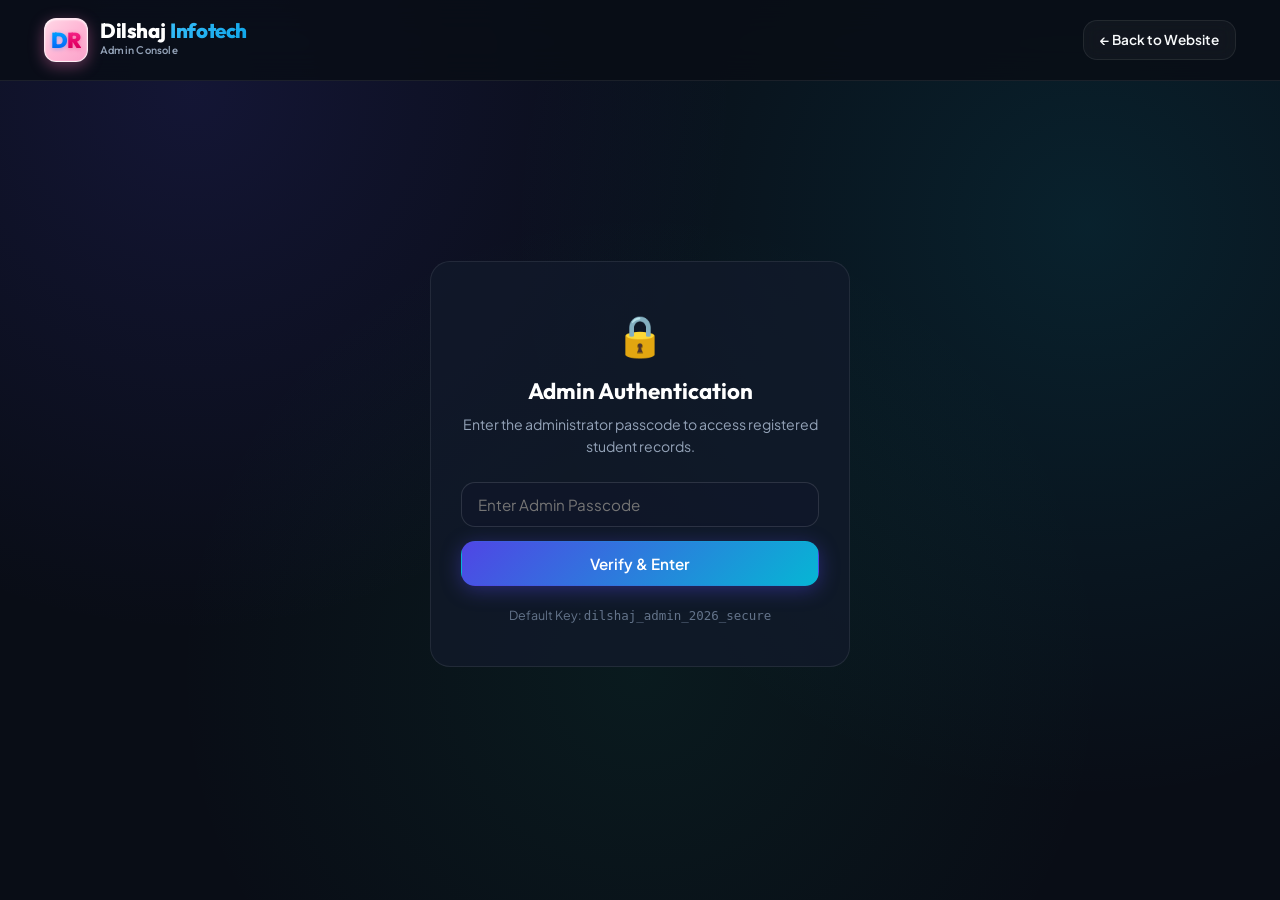
<file: admin.html>
<!DOCTYPE html>
<html lang="en">
<head>
  <meta charset="UTF-8">
  <meta name="viewport" content="width=device-width, initial-scale=1.0">
  <title>Admin Portal | Dilshaj Infotech Registrations</title>
  <link rel="icon" type="image/svg+xml" href="data:image/svg+xml,<svg xmlns='http://www.w3.org/2000/svg' viewBox='0 0 100 100'><defs><linearGradient id='bg' x1='0%' y1='0%' x2='100%' y2='100%'><stop offset='0%' stop-color='%23ffd8e6'/><stop offset='100%' stop-color='%23faa2ca'/></linearGradient><linearGradient id='dGrad' x1='0%' y1='0%' x2='0%' y2='100%'><stop offset='0%' stop-color='%2300c0ff'/><stop offset='100%' stop-color='%230052cc'/></linearGradient><linearGradient id='rGrad' x1='0%' y1='0%' x2='0%' y2='100%'><stop offset='0%' stop-color='%23ff409f'/><stop offset='100%' stop-color='%23b8004f'/></linearGradient></defs><rect width='100' height='100' rx='24' fill='url(%23bg)'/><text x='33%' y='68%' font-size='52' font-weight='900' font-family='sans-serif' fill='url(%23dGrad)' text-anchor='middle'>D</text><text x='69%' y='68%' font-size='52' font-weight='900' font-family='sans-serif' fill='url(%23rGrad)' text-anchor='middle'>R</text></svg>">
  <link rel="stylesheet" href="css/style.css">
  <style>
    .admin-container {
      padding: 100px 0 60px;
    }
    .admin-header {
      display: flex;
      justify-content: space-between;
      align-items: center;
      margin-bottom: 30px;
      flex-wrap: wrap;
      gap: 16px;
    }
    .stats-row {
      display: grid;
      grid-template-columns: repeat(auto-fit, minmax(220px, 1fr));
      gap: 20px;
      margin-bottom: 30px;
    }
    .filter-bar {
      background: var(--bg-card);
      border: 1px solid var(--border-subtle);
      border-radius: var(--radius-md);
      padding: 20px;
      margin-bottom: 24px;
      display: grid;
      grid-template-columns: 2fr 1fr 1fr 1fr auto;
      gap: 16px;
      align-items: center;
    }
    .table-card {
      background: var(--bg-card);
      border: 1px solid var(--border-subtle);
      border-radius: var(--radius-lg);
      overflow-x: auto;
    }
    .admin-table {
      width: 100%;
      border-collapse: collapse;
      text-align: left;
      font-size: 0.9rem;
    }
    .admin-table th, .admin-table td {
      padding: 14px 18px;
      border-bottom: 1px solid var(--border-subtle);
    }
    .admin-table th {
      background: rgba(15, 23, 42, 0.9);
      color: #94a3b8;
      font-weight: 600;
      text-transform: uppercase;
      font-size: 0.78rem;
      letter-spacing: 0.05em;
    }
    .admin-table tr:hover {
      background: rgba(255, 255, 255, 0.02);
    }
    .status-badge {
      display: inline-block;
      padding: 4px 10px;
      border-radius: 9999px;
      font-size: 0.75rem;
      font-weight: 700;
      text-transform: uppercase;
    }
    .status-badge.paid {
      background: rgba(16, 185, 129, 0.15);
      color: #10b981;
      border: 1px solid rgba(16, 185, 129, 0.3);
    }
    .status-badge.pending {
      background: rgba(245, 158, 11, 0.15);
      color: #f59e0b;
      border: 1px solid rgba(245, 158, 11, 0.3);
    }
    .action-btn {
      background: transparent;
      border: 1px solid var(--border-subtle);
      color: var(--text-muted);
      padding: 5px 12px;
      border-radius: var(--radius-sm);
      font-size: 0.8rem;
      cursor: pointer;
      transition: var(--transition);
    }
    .action-btn:hover {
      background: rgba(255, 255, 255, 0.1);
      color: white;
    }
    .auth-gate {
      max-width: 420px;
      margin: 80px auto;
      background: var(--bg-card);
      border: 1px solid var(--border-subtle);
      border-radius: var(--radius-lg);
      padding: 40px 30px;
      text-align: center;
      box-shadow: var(--shadow-card);
    }
    @media (max-width: 900px) {
      .filter-bar {
        grid-template-columns: 1fr;
      }
    }
  </style>
</head>
<body>

  <!-- Minimal Nav -->
  <header class="navbar" style="position: sticky;">
    <div class="container nav-container">
      <a href="index.html" class="brand-logo">
        <div class="logo-badge"><span class="d-letter">D</span><span class="r-letter">R</span></div>
        <div class="brand-text-wrap">
          <div class="brand-name">
            <span class="brand-dilshaj">Dilshaj</span>
            <span class="brand-infotech">Infotech</span>
          </div>
          <span class="brand-sub">Admin Console</span>
        </div>
      </a>
      <div class="nav-actions">
        <a href="index.html" class="btn btn-outline btn-sm">← Back to Website</a>
        <button id="logoutBtn" class="btn btn-outline btn-sm" style="display: none;">Logout</button>
      </div>
    </div>
  </header>

  <main class="container admin-container">
    <!-- Auth Gate Modal / Panel -->
    <div id="authGate" class="auth-gate">
      <div style="font-size: 2.5rem; margin-bottom: 12px;">🔒</div>
      <h2 style="font-size: 1.4rem; margin-bottom: 8px;">Admin Authentication</h2>
      <p style="font-size: 0.88rem; color: var(--text-muted); margin-bottom: 24px;">Enter the administrator passcode to access registered student records.</p>
      
      <form id="adminAuthForm" style="display: flex; flex-direction: column; gap: 14px;">
        <input type="password" id="adminPasscode" class="form-control" placeholder="Enter Admin Passcode" required autocomplete="current-password">
        <button type="submit" class="btn btn-primary" id="authSubmitBtn">Verify & Enter</button>
      </form>
      <div id="authError" style="color: #fb7185; font-size: 0.85rem; margin-top: 12px; display: none;"></div>
      <div style="margin-top: 20px; font-size: 0.78rem; color: var(--text-dim);">Default Key: <code>dilshaj_admin_2026_secure</code></div>
    </div>

    <!-- Admin Content Area -->
    <div id="adminContent" style="display: none;">
      <div class="admin-header">
        <div>
          <h1 style="font-size: 2rem;">Student Registrations</h1>
          <p style="color: var(--text-muted); font-size: 0.9rem;">Real-time view of registrations and payment statuses</p>
        </div>
        <div style="display: flex; gap: 12px; flex-wrap: wrap;">
          <button id="refreshBtn" class="btn btn-outline btn-sm">↻ Refresh Data</button>
          <button id="exportCsvBtn" class="btn btn-primary btn-sm">📥 Export to CSV</button>
        </div>
      </div>

      <!-- Stats Row -->
      <div class="stats-row">
        <div class="stat-card">
          <div class="stat-label">Total Registrations</div>
          <div class="stat-val" id="statTotalReg">0</div>
        </div>
        <div class="stat-card">
          <div class="stat-label">Total Collections</div>
          <div class="stat-val" id="statRevenue" style="color: #10b981;">₹0</div>
        </div>
        <div class="stat-card">
          <div class="stat-label">Completed Payments</div>
          <div class="stat-val" id="statPaidCount" style="color: #38bdf8;">0</div>
        </div>
        <div class="stat-card">
          <div class="stat-label">Pending Payments</div>
          <div class="stat-val" id="statPendingCount" style="color: #fbbf24;">0</div>
        </div>
      </div>

      <!-- Filters -->
      <div class="filter-bar">
        <input type="text" id="searchInput" class="form-control" placeholder="Search by name, email, mobile, or ID...">
        <select id="filterClass" class="form-control">
          <option value="All">All Classes</option>
          <option value="Class 6">Class 6</option>
          <option value="Class 7">Class 7</option>
          <option value="Class 8">Class 8</option>
          <option value="Class 9">Class 9</option>
          <option value="Class 10">Class 10</option>
          <option value="Intermediate 1st Year">Inter 1st Year</option>
          <option value="Intermediate 2nd Year">Inter 2nd Year</option>
        </select>
        <select id="filterPayment" class="form-control">
          <option value="All">All Payments</option>
          <option value="Completed">Completed</option>
          <option value="Pending">Pending</option>
        </select>
        <button id="applyFilterBtn" class="btn btn-outline btn-sm">Filter</button>
        <button id="resetFilterBtn" class="btn btn-outline btn-sm">Reset</button>
      </div>

      <!-- Registrations Table -->
      <div class="table-card">
        <table class="admin-table">
          <thead>
            <tr>
              <th>Reg ID</th>
              <th>Student Name</th>
              <th>Class</th>
              <th>Parent Name</th>
              <th>Mobile</th>
              <th>School / College</th>
              <th>District</th>
              <th>Status</th>
              <th>Actions</th>
            </tr>
          </thead>
          <tbody id="registrationsTbody">
            <tr>
              <td colspan="9" style="text-align: center; color: var(--text-dim); padding: 30px;">Loading registrations...</td>
            </tr>
          </tbody>
        </table>
      </div>
    </div>
  </main>

  <script>
    const ADMIN_PASSCODE = 'dilshaj_admin_2026_secure';
    const REG_STORAGE_KEY = 'dilshaj_registrations_store';

    // Seed sample records if storage is currently empty
    function ensureInitialData() {
      const existing = localStorage.getItem(REG_STORAGE_KEY);
      if (!existing || JSON.parse(existing).length === 0) {
        const seedData = [
          {
            registration_id: "DIP-2609-0101",
            student_name: "Aarav Sharma",
            parent_name: "Vikram Sharma",
            mobile: "9876543210",
            email: "aarav.sharma@example.com",
            student_class: "Class 10",
            school: "Delhi Public School",
            district: "Hyderabad",
            project_interest: "Web & App Development",
            registration_date: "2026-09-27",
            payment_status: "Completed",
            payment_amount: 499,
            payment_id: "PAY-DEMO-948172"
          },
          {
            registration_id: "DIP-2609-0102",
            student_name: "Ananya Reddy",
            parent_name: "Srinivas Reddy",
            mobile: "9849012345",
            email: "ananya.reddy@example.com",
            student_class: "Intermediate 2nd Year",
            school: "Sri Chaitanya Junior College",
            district: "Visakhapatnam",
            project_interest: "AI & Machine Learning",
            registration_date: "2026-09-27",
            payment_status: "Completed",
            payment_amount: 499,
            payment_id: "PAY-DEMO-449102"
          },
          {
            registration_id: "DIP-2609-0103",
            student_name: "Rohan Varma",
            parent_name: "Kishore Varma",
            mobile: "9123456789",
            email: "rohan.v@example.com",
            student_class: "Class 8",
            school: "Kendriya Vidyalaya",
            district: "Vijayawada",
            project_interest: "Robotics & IoT",
            registration_date: "2026-09-27",
            payment_status: "Pending",
            payment_amount: 499,
            payment_id: ""
          }
        ];
        localStorage.setItem(REG_STORAGE_KEY, JSON.stringify(seedData));
      }
    }

    function getLocalRegistrations() {
      try {
        const raw = localStorage.getItem(REG_STORAGE_KEY);
        return raw ? JSON.parse(raw) : [];
      } catch (e) {
        return [];
      }
    }

    function saveLocalRegistrations(list) {
      localStorage.setItem(REG_STORAGE_KEY, JSON.stringify(list));
    }

    let isAuthenticated = localStorage.getItem('dilshaj_admin_auth') === 'true';

    document.addEventListener('DOMContentLoaded', () => {
      ensureInitialData();

      if (isAuthenticated) {
        showAdminDashboard();
      }

      document.getElementById('adminAuthForm').addEventListener('submit', (e) => {
        e.preventDefault();
        const passcode = document.getElementById('adminPasscode').value.trim();
        const errorEl = document.getElementById('authError');
        errorEl.style.display = 'none';

        if (passcode === ADMIN_PASSCODE) {
          isAuthenticated = true;
          localStorage.setItem('dilshaj_admin_auth', 'true');
          showAdminDashboard();
        } else {
          errorEl.textContent = 'Invalid administrator passcode. Please try again.';
          errorEl.style.display = 'block';
        }
      });

      document.getElementById('logoutBtn').addEventListener('click', () => {
        localStorage.removeItem('dilshaj_admin_auth');
        isAuthenticated = false;
        location.reload();
      });

      document.getElementById('refreshBtn').addEventListener('click', loadData);
      document.getElementById('applyFilterBtn').addEventListener('click', loadData);
      document.getElementById('resetFilterBtn').addEventListener('click', () => {
        document.getElementById('searchInput').value = '';
        document.getElementById('filterClass').value = 'All';
        document.getElementById('filterPayment').value = 'All';
        loadData();
      });

      document.getElementById('exportCsvBtn').addEventListener('click', exportToCSV);
    });

    function showAdminDashboard() {
      document.getElementById('authGate').style.display = 'none';
      document.getElementById('adminContent').style.display = 'block';
      document.getElementById('logoutBtn').style.display = 'inline-flex';
      loadData();
    }

    function loadData() {
      const records = getLocalRegistrations();
      
      // Calculate stats
      const total = records.length;
      const paidList = records.filter(r => (r.payment_status || r.paymentStatus || '').toLowerCase() === 'completed' || (r.payment_status || r.paymentStatus || '').toLowerCase() === 'paid');
      const paidCount = paidList.length;
      const pendingCount = total - paidCount;
      const revenue = paidCount * 499;

      document.getElementById('statTotalReg').textContent = total;
      document.getElementById('statRevenue').textContent = `₹${revenue.toLocaleString()}`;
      document.getElementById('statPaidCount').textContent = paidCount;
      document.getElementById('statPendingCount').textContent = pendingCount;

      // Filter
      const search = document.getElementById('searchInput').value.trim().toLowerCase();
      const cls = document.getElementById('filterClass').value;
      const payment = document.getElementById('filterPayment').value;

      let filtered = records;

      if (search) {
        filtered = filtered.filter(r => 
          (r.student_name || r.studentName || '').toLowerCase().includes(search) ||
          (r.email || '').toLowerCase().includes(search) ||
          (r.mobile || '').includes(search) ||
          (r.registration_id || r.registrationId || '').toLowerCase().includes(search)
        );
      }

      if (cls !== 'All') {
        filtered = filtered.filter(r => (r.student_class || r.studentClass) === cls);
      }

      if (payment !== 'All') {
        filtered = filtered.filter(r => {
          const st = (r.payment_status || r.paymentStatus || 'Pending');
          return st.toLowerCase() === payment.toLowerCase();
        });
      }

      const tbody = document.getElementById('registrationsTbody');
      if (filtered.length === 0) {
        tbody.innerHTML = '<tr><td colspan="9" style="text-align: center; color: var(--text-dim); padding: 30px;">No registrations found matching criteria.</td></tr>';
        return;
      }

      tbody.innerHTML = filtered.map(r => {
        const id = r.registration_id || r.registrationId;
        const name = r.student_name || r.studentName;
        const stClass = r.student_class || r.studentClass;
        const parent = r.parent_name || r.parentName;
        const status = r.payment_status || r.paymentStatus || 'Pending';
        const isPaid = status.toLowerCase() === 'completed' || status.toLowerCase() === 'paid';

        return `
          <tr>
            <td><strong style="color: var(--secondary);">${id}</strong></td>
            <td><strong>${name}</strong><br><span style="color: var(--text-dim); font-size: 0.8rem;">${r.email}</span></td>
            <td>${stClass}</td>
            <td>${parent}</td>
            <td>${r.mobile}</td>
            <td>${r.school}</td>
            <td>${r.district}</td>
            <td>
              <span class="status-badge ${isPaid ? 'paid' : 'pending'}">
                ${status}
              </span>
            </td>
            <td>
              <button class="action-btn" onclick="togglePaymentStatus('${id}', '${status}')">
                ${isPaid ? 'Mark Pending' : 'Mark Paid'}
              </button>
            </td>
          </tr>
        `;
      }).join('');
    }

    window.togglePaymentStatus = function(regId, currentStatus) {
      const isCurrentlyPaid = currentStatus.toLowerCase() === 'completed' || currentStatus.toLowerCase() === 'paid';
      const newStatus = isCurrentlyPaid ? 'Pending' : 'Completed';
      
      const records = getLocalRegistrations();
      const item = records.find(r => (r.registration_id === regId || r.registrationId === regId));
      if (item) {
        item.payment_status = newStatus;
        item.paymentStatus = newStatus;
        if (newStatus === 'Completed') {
          item.payment_id = item.payment_id || 'PAY-ADMIN-MANUAL';
        }
        saveLocalRegistrations(records);
        loadData();
      }
    };

    function exportToCSV() {
      const records = getLocalRegistrations();
      if (records.length === 0) {
        alert('No registration records to export.');
        return;
      }

      const headers = [
        "Registration ID", "Student Name", "Parent Name", "Mobile", "Email",
        "Class", "School/College", "District", "Project Interest",
        "Registration Date", "Payment Status", "Amount (INR)", "Payment Ref"
      ];

      const rows = records.map(r => [
        `"${r.registration_id || r.registrationId || ''}"`,
        `"${r.student_name || r.studentName || ''}"`,
        `"${r.parent_name || r.parentName || ''}"`,
        `"${r.mobile || ''}"`,
        `"${r.email || ''}"`,
        `"${r.student_class || r.studentClass || ''}"`,
        `"${r.school || ''}"`,
        `"${r.district || ''}"`,
        `"${r.project_interest || r.projectInterest || ''}"`,
        `"${r.registration_date || r.registrationDate || ''}"`,
        `"${r.payment_status || r.paymentStatus || 'Pending'}"`,
        `"${r.payment_amount || r.fee || 499}"`,
        `"${r.payment_id || ''}"`
      ]);

      const csvContent = [headers.join(','), ...rows.map(e => e.join(','))].join('\n');
      const blob = new Blob([csvContent], { type: 'text/csv;charset=utf-8;' });
      const url = URL.createObjectURL(blob);
      const link = document.createElement('a');
      link.setAttribute('href', url);
      link.setAttribute('download', `dilshaj_registrations_${new Date().toISOString().slice(0, 10)}.csv`);
      document.body.appendChild(link);
      link.click();
      document.body.removeChild(link);
    }
  </script>
</body>
</html>
</file>
<file: css/style.css>
/* ===================================================================
   Dilshaj Infotech - Skill Development Program
   Master Design System & Stylesheet
   =================================================================== */

@import url('https://fonts.googleapis.com/css2?family=Plus+Jakarta+Sans:wght@300;400;500;600;700;800&family=Outfit:wght@400;500;600;700;800;900&display=swap');

:root {
  /* Brand Palette */
  --bg-dark: #090d16;
  --bg-card: rgba(18, 26, 43, 0.75);
  --bg-card-hover: rgba(26, 38, 64, 0.85);
  --bg-surface: #0f172a;
  --bg-elevated: #162035;
  
  --primary: #4f46e5;
  --primary-glow: rgba(79, 70, 229, 0.4);
  --primary-light: #818cf8;
  --secondary: #06b6d4;
  --secondary-glow: rgba(6, 182, 212, 0.35);
  
  --accent-gold: #f59e0b;
  --accent-gold-glow: rgba(245, 158, 11, 0.35);
  --accent-emerald: #10b981;
  --accent-rose: #f43f5e;
  
  --text-main: #f8fafc;
  --text-muted: #94a3b8;
  --text-dim: #64748b;
  
  --border-subtle: rgba(255, 255, 255, 0.08);
  --border-hover: rgba(99, 102, 241, 0.4);
  --border-active: rgba(6, 182, 212, 0.6);
  
  --gradient-brand: linear-gradient(135deg, #4f46e5 0%, #06b6d4 100%);
  --gradient-gold: linear-gradient(135deg, #f59e0b 0%, #d97706 100%);
  --gradient-emerald: linear-gradient(135deg, #10b981 0%, #059669 100%);
  --gradient-text: linear-gradient(135deg, #ffffff 20%, #94a3b8 100%);
  --gradient-heading: linear-gradient(135deg, #ffffff 0%, #a5b4fc 50%, #38bdf8 100%);
  
  --shadow-sm: 0 2px 8px rgba(0, 0, 0, 0.3);
  --shadow-md: 0 10px 30px -10px rgba(0, 0, 0, 0.5);
  --shadow-glow: 0 0 35px -5px var(--primary-glow);
  --shadow-gold-glow: 0 0 40px -5px var(--accent-gold-glow);
  
  --radius-sm: 8px;
  --radius-md: 14px;
  --radius-lg: 20px;
  --radius-full: 9999px;
  
  --font-body: 'Plus Jakarta Sans', system-ui, -apple-system, sans-serif;
  --font-heading: 'Outfit', sans-serif;
  
  --container-max: 1240px;
  --transition: all 0.25s cubic-bezier(0.16, 1, 0.3, 1);
}

/* Reset & Base */
*, *::before, *::after {
  box-sizing: border-box;
  margin: 0;
  padding: 0;
}

html {
  scroll-behavior: smooth;
  color-scheme: dark;
}

body {
  background-color: var(--bg-dark);
  color: var(--text-main);
  font-family: var(--font-body);
  line-height: 1.6;
  overflow-x: hidden;
  background-image: 
    radial-gradient(circle at 15% 10%, rgba(79, 70, 229, 0.15) 0%, transparent 40%),
    radial-gradient(circle at 85% 25%, rgba(6, 182, 212, 0.12) 0%, transparent 45%),
    radial-gradient(circle at 50% 75%, rgba(16, 185, 129, 0.08) 0%, transparent 50%);
  background-attachment: fixed;
}

.container {
  width: 100%;
  max-width: var(--container-max);
  margin: 0 auto;
  padding: 0 24px;
}

/* Typography */
h1, h2, h3, h4, h5, h6 {
  font-family: var(--font-heading);
  font-weight: 700;
  line-height: 1.2;
  color: #ffffff;
}

.gradient-text {
  background: var(--gradient-heading);
  -webkit-background-clip: text;
  -webkit-text-fill-color: transparent;
  display: inline-block;
}

.gold-gradient-text {
  background: linear-gradient(135deg, #fcd34d 0%, #f59e0b 50%, #d97706 100%);
  -webkit-background-clip: text;
  -webkit-text-fill-color: transparent;
  display: inline-block;
}

p {
  color: var(--text-muted);
}

a {
  color: inherit;
  text-decoration: none;
}

/* Header & Navbar */
.navbar {
  position: fixed;
  top: 0;
  left: 0;
  width: 100%;
  z-index: 1000;
  background: rgba(9, 13, 22, 0.85);
  backdrop-filter: blur(16px);
  -webkit-backdrop-filter: blur(16px);
  border-bottom: 1px solid var(--border-subtle);
  transition: var(--transition);
}

.navbar.scrolled {
  background: rgba(9, 13, 22, 0.95);
  box-shadow: 0 10px 30px rgba(0, 0, 0, 0.4);
}

.nav-container {
  display: flex;
  align-items: center;
  justify-content: space-between;
  height: 80px;
}

.brand-logo {
  display: flex;
  align-items: center;
  gap: 12px;
  font-family: var(--font-heading);
  font-size: 1.35rem;
  font-weight: 800;
  letter-spacing: -0.02em;
}

.logo-badge {
  width: 44px;
  height: 44px;
  background: linear-gradient(135deg, #ffd8e6 0%, #ffb8d6 50%, #faa2ca 100%);
  border-radius: 12px;
  display: inline-flex;
  align-items: center;
  justify-content: center;
  font-family: var(--font-heading), sans-serif;
  font-size: 1.35rem;
  font-weight: 900;
  letter-spacing: -0.04em;
  box-shadow: 0 4px 15px rgba(244, 114, 182, 0.4), inset 0 1px 2px rgba(255, 255, 255, 0.8);
  border: 1px solid rgba(255, 255, 255, 0.7);
  user-select: none;
  flex-shrink: 0;
  transition: transform 0.2s ease, box-shadow 0.2s ease;
}

.brand-logo:hover .logo-badge {
  transform: scale(1.05);
  box-shadow: 0 6px 20px rgba(244, 114, 182, 0.55), inset 0 1px 2px rgba(255, 255, 255, 0.9);
}

.logo-badge .d-letter {
  background: linear-gradient(180deg, #00c0ff 0%, #0077ff 60%, #0052cc 100%);
  -webkit-background-clip: text;
  -webkit-text-fill-color: transparent;
  filter: drop-shadow(0 1px 2px rgba(0, 119, 255, 0.35));
}

.logo-badge .r-letter {
  background: linear-gradient(180deg, #ff409f 0%, #e60067 60%, #b8004f 100%);
  -webkit-background-clip: text;
  -webkit-text-fill-color: transparent;
  filter: drop-shadow(0 1px 2px rgba(230, 0, 103, 0.35));
  margin-left: -1px;
}

.brand-text-wrap {
  display: flex;
  flex-direction: column;
}

.brand-name {
  display: inline-flex;
  align-items: baseline;
  gap: 5px;
  font-size: 1.28rem;
  font-weight: 800;
  line-height: 1.1;
  letter-spacing: -0.02em;
}

.brand-name .brand-dilshaj {
  color: #ffffff;
  font-weight: 800;
}

.brand-name .brand-infotech {
  background: linear-gradient(135deg, #38bdf8 0%, #0ea5e9 100%);
  -webkit-background-clip: text;
  -webkit-text-fill-color: transparent;
  font-weight: 800;
}

.brand-sub {
  font-size: 0.70rem;
  color: #94a3b8;
  font-weight: 500;
  letter-spacing: 0.02em;
}

.nav-links {
  display: flex;
  align-items: center;
  gap: 28px;
  list-style: none;
}

.nav-link {
  font-size: 0.94rem;
  font-weight: 500;
  color: var(--text-muted);
  transition: var(--transition);
  position: relative;
}

.nav-link:hover, .nav-link.active {
  color: #ffffff;
}

.nav-link::after {
  content: '';
  position: absolute;
  bottom: -4px;
  left: 0;
  width: 0%;
  height: 2px;
  background: var(--gradient-brand);
  transition: var(--transition);
  border-radius: 2px;
}

.nav-link:hover::after {
  width: 100%;
}

.nav-actions {
  display: flex;
  align-items: center;
  gap: 16px;
}

/* Buttons */
.btn {
  display: inline-flex;
  align-items: center;
  justify-content: center;
  gap: 10px;
  padding: 12px 24px;
  font-family: var(--font-body);
  font-size: 0.95rem;
  font-weight: 600;
  border-radius: var(--radius-md);
  border: 1px solid transparent;
  cursor: pointer;
  transition: var(--transition);
  text-align: center;
  position: relative;
  overflow: hidden;
}

.btn-primary {
  background: var(--gradient-brand);
  color: #ffffff;
  box-shadow: 0 4px 20px var(--primary-glow);
}

.btn-primary:hover {
  transform: translateY(-2px);
  box-shadow: 0 8px 25px rgba(79, 70, 229, 0.6);
}

.btn-primary:active {
  transform: translateY(0);
}

.btn-gold {
  background: var(--gradient-gold);
  color: #1e1b4b;
  font-weight: 700;
  box-shadow: 0 4px 20px var(--accent-gold-glow);
}

.btn-gold:hover {
  transform: translateY(-2px);
  box-shadow: 0 8px 25px rgba(245, 158, 11, 0.6);
}

.btn-outline {
  background: rgba(255, 255, 255, 0.04);
  border: 1px solid var(--border-subtle);
  color: var(--text-main);
  backdrop-filter: blur(8px);
}

.btn-outline:hover {
  background: rgba(255, 255, 255, 0.08);
  border-color: var(--primary-light);
  color: #ffffff;
}

.btn-sm {
  padding: 8px 16px;
  font-size: 0.85rem;
}

.btn-lg {
  padding: 16px 32px;
  font-size: 1.05rem;
  border-radius: var(--radius-md);
}

.pulse-glow {
  animation: pulse-glow-anim 2.5s infinite;
}

@keyframes pulse-glow-anim {
  0% { box-shadow: 0 0 0 0 rgba(79, 70, 229, 0.6); }
  70% { box-shadow: 0 0 0 14px rgba(79, 70, 229, 0); }
  100% { box-shadow: 0 0 0 0 rgba(79, 70, 229, 0); }
}

/* Mobile Toggle */
.mobile-toggle {
  display: none;
  background: none;
  border: none;
  color: var(--text-main);
  font-size: 1.6rem;
  cursor: pointer;
  padding: 4px;
}

/* Hero Section */
.hero-section {
  padding: 160px 0 90px;
  position: relative;
  overflow: hidden;
}

.hero-badge-wrap {
  display: inline-flex;
  align-items: center;
  gap: 8px;
  background: rgba(79, 70, 229, 0.12);
  border: 1px solid rgba(79, 70, 229, 0.35);
  padding: 6px 16px;
  border-radius: var(--radius-full);
  font-size: 0.85rem;
  font-weight: 600;
  color: var(--primary-light);
  margin-bottom: 24px;
  backdrop-filter: blur(10px);
}

.badge-dot {
  width: 8px;
  height: 8px;
  background: #10b981;
  border-radius: 50%;
  display: inline-block;
  box-shadow: 0 0 8px #10b981;
}

.hero-title {
  font-size: clamp(2.5rem, 5vw, 4.2rem);
  font-weight: 900;
  letter-spacing: -0.03em;
  margin-bottom: 20px;
  line-height: 1.1;
}

.hero-subtitle {
  font-size: clamp(1.05rem, 2vw, 1.25rem);
  color: var(--text-muted);
  max-width: 760px;
  margin-bottom: 36px;
  line-height: 1.7;
}

.hero-cta-group {
  display: flex;
  flex-wrap: wrap;
  gap: 16px;
  margin-bottom: 50px;
}

.hero-highlights-grid {
  display: grid;
  grid-template-columns: repeat(auto-fit, minmax(200px, 1fr));
  gap: 16px;
  margin-top: 40px;
}

.hero-stat-card {
  background: var(--bg-card);
  border: 1px solid var(--border-subtle);
  border-radius: var(--radius-md);
  padding: 20px;
  backdrop-filter: blur(12px);
  transition: var(--transition);
  position: relative;
  overflow: hidden;
}

.hero-stat-card::before {
  content: '';
  position: absolute;
  top: 0;
  left: 0;
  width: 4px;
  height: 100%;
  background: var(--gradient-brand);
  opacity: 0;
  transition: var(--transition);
}

.hero-stat-card:hover {
  transform: translateY(-4px);
  border-color: var(--border-hover);
  background: var(--bg-card-hover);
}

.hero-stat-card:hover::before {
  opacity: 1;
}

.stat-icon {
  font-size: 1.8rem;
  margin-bottom: 8px;
  display: inline-block;
}

.stat-value {
  font-size: 1.5rem;
  font-weight: 800;
  color: #ffffff;
  margin-bottom: 4px;
  font-family: var(--font-heading);
}

.stat-label {
  font-size: 0.85rem;
  color: var(--text-muted);
  font-weight: 500;
}

/* Section Common Styles */
.section {
  padding: 100px 0;
  position: relative;
}

.section-header {
  text-align: center;
  max-width: 720px;
  margin: 0 auto 60px;
}

.section-tag {
  display: inline-block;
  font-size: 0.82rem;
  font-weight: 700;
  letter-spacing: 0.08em;
  text-transform: uppercase;
  color: var(--secondary);
  background: rgba(6, 182, 212, 0.1);
  border: 1px solid rgba(6, 182, 212, 0.25);
  padding: 4px 14px;
  border-radius: var(--radius-full);
  margin-bottom: 14px;
}

.section-title {
  font-size: clamp(2rem, 3.5vw, 2.8rem);
  letter-spacing: -0.02em;
  margin-bottom: 16px;
}

.section-desc {
  font-size: 1.05rem;
  color: var(--text-muted);
}

/* Glass Cards & Grid Layouts */
.glass-card {
  background: var(--bg-card);
  border: 1px solid var(--border-subtle);
  border-radius: var(--radius-lg);
  padding: 32px;
  backdrop-filter: blur(16px);
  transition: var(--transition);
}

.glass-card:hover {
  border-color: var(--border-hover);
  box-shadow: var(--shadow-md);
  transform: translateY(-3px);
}

/* Program Overview Grid */
.overview-grid {
  display: grid;
  grid-template-columns: repeat(auto-fit, minmax(270px, 1fr));
  gap: 24px;
}

.overview-card {
  background: var(--bg-card);
  border: 1px solid var(--border-subtle);
  border-radius: var(--radius-lg);
  padding: 28px;
  display: flex;
  flex-direction: column;
  gap: 16px;
  transition: var(--transition);
}

.overview-card:hover {
  border-color: var(--border-hover);
  background: var(--bg-card-hover);
  transform: translateY(-4px);
}

.card-icon-box {
  width: 54px;
  height: 54px;
  border-radius: var(--radius-md);
  display: flex;
  align-items: center;
  justify-content: center;
  font-size: 1.6rem;
  background: rgba(79, 70, 229, 0.15);
  border: 1px solid rgba(79, 70, 229, 0.3);
  color: var(--primary-light);
}

.card-icon-box.gold {
  background: rgba(245, 158, 11, 0.15);
  border-color: rgba(245, 158, 11, 0.3);
  color: var(--accent-gold);
}

.card-icon-box.cyan {
  background: rgba(6, 182, 212, 0.15);
  border-color: rgba(6, 182, 212, 0.3);
  color: var(--secondary);
}

.card-icon-box.emerald {
  background: rgba(16, 185, 129, 0.15);
  border-color: rgba(16, 185, 129, 0.3);
  color: var(--accent-emerald);
}

.overview-title {
  font-size: 1.25rem;
  font-weight: 700;
}

.overview-detail {
  font-size: 0.95rem;
  color: var(--text-muted);
}

/* Modules & Curriculum Grid */
.modules-grid {
  display: grid;
  grid-template-columns: repeat(auto-fit, minmax(320px, 1fr));
  gap: 24px;
}

.module-card {
  background: var(--bg-card);
  border: 1px solid var(--border-subtle);
  border-radius: var(--radius-lg);
  padding: 30px;
  transition: var(--transition);
  position: relative;
  overflow: hidden;
}

.module-card:hover {
  border-color: var(--border-hover);
  background: var(--bg-card-hover);
  transform: translateY(-4px);
}

.module-header {
  display: flex;
  align-items: center;
  justify-content: space-between;
  margin-bottom: 18px;
}

.module-tag {
  font-size: 0.75rem;
  font-weight: 700;
  text-transform: uppercase;
  letter-spacing: 0.05em;
  padding: 4px 10px;
  border-radius: var(--radius-full);
  background: rgba(79, 70, 229, 0.15);
  color: var(--primary-light);
  border: 1px solid rgba(79, 70, 229, 0.25);
}

.module-num {
  font-family: var(--font-heading);
  font-weight: 800;
  font-size: 1.4rem;
  color: rgba(255, 255, 255, 0.25);
}

.module-title {
  font-size: 1.2rem;
  margin-bottom: 12px;
}

.module-list {
  list-style: none;
  display: flex;
  flex-direction: column;
  gap: 10px;
  margin-top: 14px;
}

.module-list li {
  display: flex;
  align-items: flex-start;
  gap: 10px;
  font-size: 0.9rem;
  color: var(--text-muted);
}

.module-list li span.check {
  color: var(--accent-emerald);
  font-weight: bold;
}

/* Roadmap Timeline (10-Day & 25-Day Journeys) */
.timeline-tabs {
  display: flex;
  justify-content: center;
  gap: 12px;
  margin-bottom: 40px;
}

.tab-btn {
  padding: 12px 26px;
  border-radius: var(--radius-full);
  font-size: 0.95rem;
  font-weight: 600;
  background: rgba(255, 255, 255, 0.04);
  border: 1px solid var(--border-subtle);
  color: var(--text-muted);
  cursor: pointer;
  transition: var(--transition);
}

.tab-btn.active {
  background: var(--gradient-brand);
  color: #ffffff;
  border-color: transparent;
  box-shadow: 0 4px 20px var(--primary-glow);
}

.timeline-view {
  display: none;
}

.timeline-view.active {
  display: block;
  animation: fadeIn 0.4s ease;
}

@keyframes fadeIn {
  from { opacity: 0; transform: translateY(8px); }
  to { opacity: 1; transform: translateY(0); }
}

.timeline-grid {
  display: grid;
  grid-template-columns: repeat(auto-fit, minmax(260px, 1fr));
  gap: 20px;
}

.timeline-card {
  background: var(--bg-card);
  border: 1px solid var(--border-subtle);
  border-radius: var(--radius-md);
  padding: 24px;
  position: relative;
  transition: var(--transition);
}

.timeline-card:hover {
  border-color: var(--secondary);
  background: var(--bg-card-hover);
  transform: translateY(-3px);
}

.timeline-day-pill {
  display: inline-block;
  font-size: 0.75rem;
  font-weight: 700;
  color: var(--secondary);
  background: rgba(6, 182, 212, 0.12);
  border: 1px solid rgba(6, 182, 212, 0.25);
  padding: 3px 10px;
  border-radius: var(--radius-full);
  margin-bottom: 12px;
}

.timeline-card h4 {
  font-size: 1.1rem;
  margin-bottom: 8px;
}

.timeline-card p {
  font-size: 0.88rem;
  line-height: 1.5;
}

/* Prize Section */
.prize-banner {
  background: linear-gradient(135deg, rgba(245, 158, 11, 0.12) 0%, rgba(79, 70, 229, 0.12) 100%);
  border: 1px solid rgba(245, 158, 11, 0.3);
  border-radius: var(--radius-lg);
  padding: 40px;
  text-align: center;
  margin-bottom: 40px;
  box-shadow: var(--shadow-gold-glow);
}

.prize-banner-title {
  font-size: 1.1rem;
  text-transform: uppercase;
  letter-spacing: 0.1em;
  color: var(--accent-gold);
  margin-bottom: 8px;
}

.prize-banner-amount {
  font-size: clamp(3rem, 6vw, 4.5rem);
  font-weight: 900;
  line-height: 1;
  font-family: var(--font-heading);
}

.prizes-grid {
  display: grid;
  grid-template-columns: repeat(3, 1fr);
  gap: 24px;
  align-items: stretch;
}

.prize-card {
  background: var(--bg-card);
  border: 1px solid var(--border-subtle);
  border-radius: var(--radius-lg);
  padding: 36px 28px;
  text-align: center;
  display: flex;
  flex-direction: column;
  justify-content: space-between;
  transition: var(--transition);
  position: relative;
  overflow: hidden;
}

.prize-card.winner {
  border-color: rgba(245, 158, 11, 0.5);
  background: linear-gradient(180deg, rgba(245, 158, 11, 0.1) 0%, rgba(18, 26, 43, 0.9) 100%);
  transform: scale(1.04);
  box-shadow: 0 15px 40px -10px rgba(245, 158, 11, 0.3);
  z-index: 2;
}

.prize-card:hover {
  transform: translateY(-6px);
  border-color: var(--primary-light);
}

.prize-card.winner:hover {
  transform: scale(1.06) translateY(-4px);
}

.prize-badge {
  position: absolute;
  top: 14px;
  right: 14px;
  background: var(--gradient-gold);
  color: #1e1b4b;
  font-size: 0.72rem;
  font-weight: 800;
  padding: 4px 10px;
  border-radius: var(--radius-full);
}

.prize-trophy {
  font-size: 3.5rem;
  margin-bottom: 16px;
  display: inline-block;
}

.prize-rank {
  font-size: 1.15rem;
  font-weight: 700;
  color: var(--text-muted);
  margin-bottom: 6px;
}

.prize-amount {
  font-size: 2.3rem;
  font-weight: 800;
  color: #ffffff;
  margin-bottom: 16px;
  font-family: var(--font-heading);
}

.prize-perks {
  list-style: none;
  display: flex;
  flex-direction: column;
  gap: 10px;
  text-align: left;
  font-size: 0.88rem;
  color: var(--text-muted);
  margin-top: 16px;
  padding-top: 16px;
  border-top: 1px solid var(--border-subtle);
}

.prize-perks li {
  display: flex;
  align-items: center;
  gap: 8px;
}

/* Evaluation Criteria */
.eval-grid {
  display: grid;
  grid-template-columns: repeat(auto-fit, minmax(220px, 1fr));
  gap: 20px;
}

.eval-card {
  background: var(--bg-card);
  border: 1px solid var(--border-subtle);
  border-radius: var(--radius-md);
  padding: 24px;
  text-align: center;
  transition: var(--transition);
}

.eval-card:hover {
  border-color: var(--border-hover);
  background: var(--bg-card-hover);
}

.eval-weight {
  font-size: 2rem;
  font-weight: 900;
  color: var(--secondary);
  font-family: var(--font-heading);
  margin-bottom: 6px;
}

.eval-title {
  font-size: 1.05rem;
  margin-bottom: 6px;
}

.eval-desc {
  font-size: 0.85rem;
  color: var(--text-muted);
}

/* FAQ Accordion */
.faq-list {
  max-width: 800px;
  margin: 0 auto;
  display: flex;
  flex-direction: column;
  gap: 14px;
}

.faq-item {
  background: var(--bg-card);
  border: 1px solid var(--border-subtle);
  border-radius: var(--radius-md);
  overflow: hidden;
  transition: var(--transition);
}

.faq-item.active {
  border-color: var(--border-hover);
  background: var(--bg-card-hover);
}

.faq-question {
  width: 100%;
  padding: 20px 24px;
  background: none;
  border: none;
  text-align: left;
  display: flex;
  align-items: center;
  justify-content: space-between;
  gap: 16px;
  font-family: var(--font-heading);
  font-size: 1.08rem;
  font-weight: 600;
  color: #ffffff;
  cursor: pointer;
}

.faq-icon {
  width: 28px;
  height: 28px;
  border-radius: 50%;
  background: rgba(255, 255, 255, 0.06);
  display: flex;
  align-items: center;
  justify-content: center;
  font-size: 1.1rem;
  transition: var(--transition);
  flex-shrink: 0;
}

.faq-item.active .faq-icon {
  background: var(--primary);
  transform: rotate(45deg);
}

.faq-answer {
  max-height: 0;
  overflow: hidden;
  transition: max-height 0.35s ease, padding 0.35s ease;
  padding: 0 24px;
  color: var(--text-muted);
  font-size: 0.95rem;
  line-height: 1.65;
}

.faq-item.active .faq-answer {
  max-height: 300px;
  padding: 0 24px 20px;
}

/* Registration CTA Section & Form */
.registration-cta-box {
  background: linear-gradient(135deg, rgba(79, 70, 229, 0.2) 0%, rgba(6, 182, 212, 0.15) 100%);
  border: 1px solid rgba(99, 102, 241, 0.35);
  border-radius: var(--radius-lg);
  padding: 60px 40px;
  position: relative;
  overflow: hidden;
  box-shadow: var(--shadow-glow);
}

.reg-form-wrap {
  background: var(--bg-surface);
  border: 1px solid var(--border-subtle);
  border-radius: var(--radius-lg);
  padding: 40px;
  max-width: 780px;
  margin: 40px auto 0;
  box-shadow: 0 20px 50px rgba(0, 0, 0, 0.6);
}

.form-title {
  font-size: 1.6rem;
  margin-bottom: 8px;
  text-align: center;
}

.form-subtitle {
  text-align: center;
  font-size: 0.95rem;
  margin-bottom: 28px;
}

.form-grid {
  display: grid;
  grid-template-columns: repeat(2, 1fr);
  gap: 20px;
}

.form-group {
  display: flex;
  flex-direction: column;
  gap: 6px;
}

.form-group.full-width {
  grid-column: span 2;
}

.form-label {
  font-size: 0.85rem;
  font-weight: 600;
  color: #cbd5e1;
}

.form-label span.req {
  color: var(--accent-rose);
}

.form-control {
  width: 100%;
  padding: 12px 16px;
  background: rgba(15, 23, 42, 0.8);
  border: 1px solid rgba(255, 255, 255, 0.12);
  border-radius: var(--radius-md);
  color: #ffffff;
  font-family: var(--font-body);
  font-size: 0.95rem;
  transition: var(--transition);
}

.form-control:focus {
  outline: none;
  border-color: var(--primary-light);
  box-shadow: 0 0 0 3px rgba(79, 70, 229, 0.25);
  background: rgba(15, 23, 42, 1);
}

.form-control.error {
  border-color: var(--accent-rose);
  box-shadow: 0 0 0 2px rgba(244, 63, 94, 0.2);
}

.field-error {
  font-size: 0.78rem;
  color: #fb7185;
  display: none;
}

.field-error.visible {
  display: block;
}

.fee-summary-box {
  background: rgba(79, 70, 229, 0.08);
  border: 1px dashed rgba(99, 102, 241, 0.4);
  border-radius: var(--radius-md);
  padding: 16px 20px;
  display: flex;
  align-items: center;
  justify-content: space-between;
  margin-top: 10px;
}

.fee-label {
  font-size: 0.92rem;
  font-weight: 600;
  color: #e2e8f0;
}

.fee-amount {
  font-size: 1.4rem;
  font-weight: 800;
  color: var(--accent-gold);
  font-family: var(--font-heading);
}

.form-submit-btn {
  width: 100%;
  margin-top: 10px;
}

/* Modal Popup */
.modal-overlay {
  position: fixed;
  top: 0;
  left: 0;
  width: 100%;
  height: 100%;
  background: rgba(0, 0, 0, 0.8);
  backdrop-filter: blur(8px);
  z-index: 2000;
  display: none;
  align-items: center;
  justify-content: center;
  padding: 20px;
}

.modal-overlay.active {
  display: flex;
}

.modal-content {
  background: var(--bg-surface);
  border: 1px solid var(--border-subtle);
  border-radius: var(--radius-lg);
  width: 100%;
  max-width: 540px;
  padding: 32px;
  position: relative;
  animation: modalScale 0.3s cubic-bezier(0.16, 1, 0.3, 1);
  box-shadow: 0 25px 60px rgba(0, 0, 0, 0.8);
  max-height: 90vh;
  overflow-y: auto;
}

@keyframes modalScale {
  from { opacity: 0; transform: scale(0.92); }
  to { opacity: 1; transform: scale(1); }
}

.modal-close {
  position: absolute;
  top: 16px;
  right: 16px;
  background: none;
  border: none;
  color: var(--text-muted);
  font-size: 1.5rem;
  cursor: pointer;
  width: 32px;
  height: 32px;
  border-radius: 50%;
  display: flex;
  align-items: center;
  justify-content: center;
  transition: var(--transition);
}

.modal-close:hover {
  background: rgba(255, 255, 255, 0.1);
  color: #ffffff;
}

.status-badge {
  display: inline-flex;
  align-items: center;
  gap: 6px;
  padding: 4px 10px;
  border-radius: var(--radius-full);
  font-size: 0.75rem;
  font-weight: 700;
}

.status-badge.pending {
  background: rgba(245, 158, 11, 0.15);
  color: var(--accent-gold);
  border: 1px solid rgba(245, 158, 11, 0.3);
}

.status-badge.paid {
  background: rgba(16, 185, 129, 0.15);
  color: var(--accent-emerald);
  border: 1px solid rgba(16, 185, 129, 0.3);
}

/* Footer */
.footer {
  background: #060910;
  border-top: 1px solid var(--border-subtle);
  padding: 80px 0 30px;
}

.footer-grid {
  display: grid;
  grid-template-columns: 2fr 1fr 1fr 1.5fr;
  gap: 40px;
  margin-bottom: 60px;
}

.footer-col h4 {
  font-size: 1.1rem;
  margin-bottom: 20px;
  color: #ffffff;
}

.footer-links {
  list-style: none;
  display: flex;
  flex-direction: column;
  gap: 12px;
}

.footer-links a {
  color: var(--text-muted);
  font-size: 0.92rem;
  transition: var(--transition);
}

.footer-links a:hover {
  color: var(--secondary);
  padding-left: 4px;
}

.footer-contact-item {
  display: flex;
  align-items: flex-start;
  gap: 10px;
  color: var(--text-muted);
  font-size: 0.92rem;
  margin-bottom: 12px;
}

.footer-bottom {
  border-top: 1px solid var(--border-subtle);
  padding-top: 24px;
  display: flex;
  align-items: center;
  justify-content: space-between;
  font-size: 0.85rem;
  color: var(--text-dim);
}

/* Responsive Media Queries */
@media (max-width: 1024px) {
  .prizes-grid {
    grid-template-columns: 1fr;
    max-width: 480px;
    margin: 0 auto;
  }
  .prize-card.winner {
    transform: none;
  }
  .prize-card.winner:hover {
    transform: translateY(-4px);
  }
  .footer-grid {
    grid-template-columns: 1fr 1fr;
  }
}

@media (max-width: 768px) {
  .nav-links, .nav-actions {
    display: none;
  }
  .mobile-toggle {
    display: block;
  }
  .nav-container {
    height: 70px;
  }
  .hero-section {
    padding: 120px 0 60px;
  }
  .form-grid {
    grid-template-columns: 1fr;
  }
  .form-group.full-width {
    grid-column: span 1;
  }
  .reg-form-wrap {
    padding: 24px;
  }
  .footer-grid {
    grid-template-columns: 1fr;
  }
  .footer-bottom {
    flex-direction: column;
    gap: 12px;
    text-align: center;
  }
}

/* Mobile Slide-in Menu */
.mobile-drawer {
  position: fixed;
  top: 70px;
  left: 0;
  width: 100%;
  height: calc(100vh - 70px);
  background: rgba(9, 13, 22, 0.98);
  backdrop-filter: blur(20px);
  z-index: 999;
  padding: 30px 24px;
  display: flex;
  flex-direction: column;
  gap: 20px;
  transform: translateX(-100%);
  transition: transform 0.3s cubic-bezier(0.16, 1, 0.3, 1);
}

.mobile-drawer.open {
  transform: translateX(0);
}

.mobile-nav-link {
  font-size: 1.15rem;
  font-weight: 600;
  color: #e2e8f0;
  padding: 12px 0;
  border-bottom: 1px solid var(--border-subtle);
}

.mobile-nav-link:hover {
  color: var(--secondary);
}
</file>
